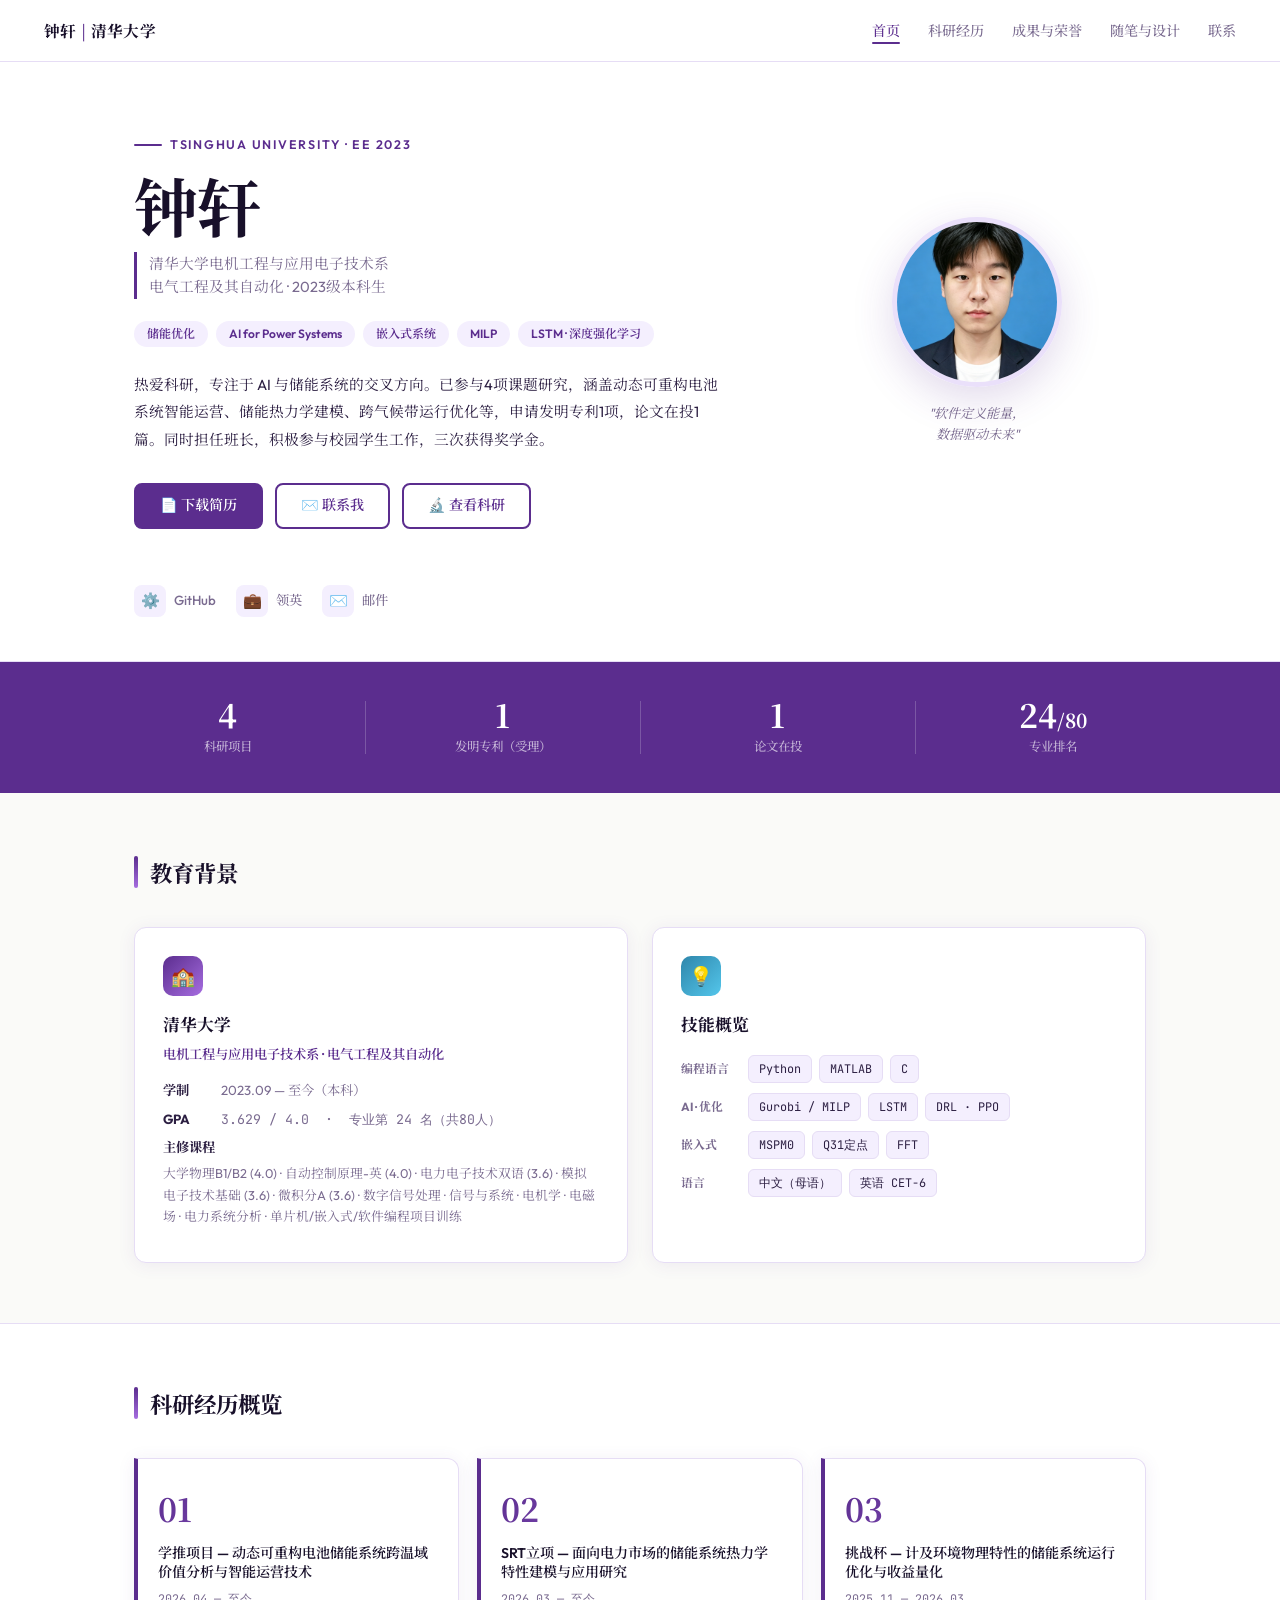
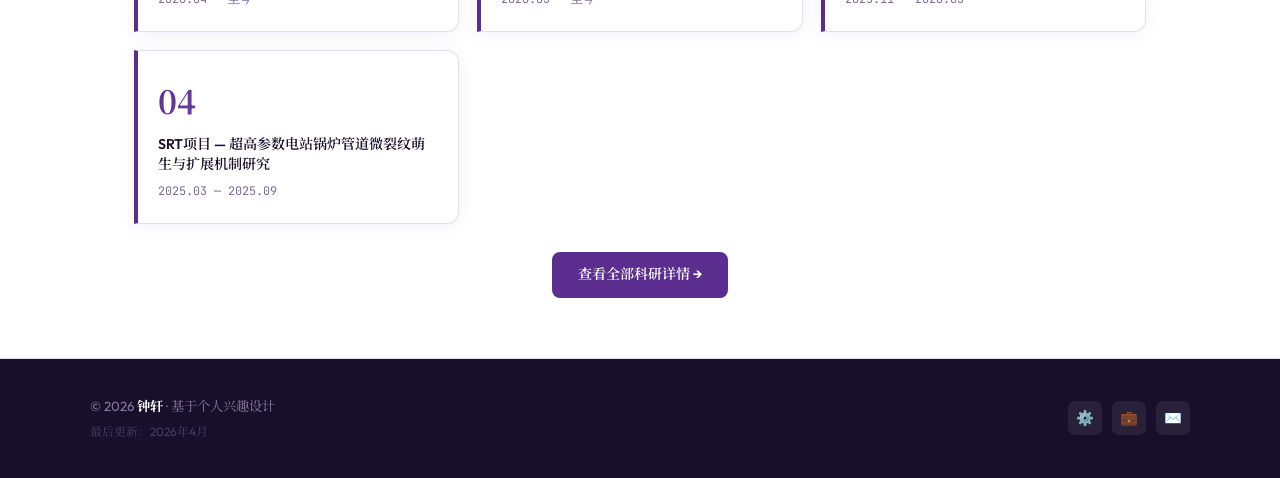
<file: index.html>
<!DOCTYPE html>
<html lang="zh-CN">
<head>
<meta charset="UTF-8">
<meta name="viewport" content="width=device-width,initial-scale=1">
<title>钟轩 | 清华大学本科生</title>
<meta name="description" content="钟轩，清华大学电机工程与应用电子技术系2023级本科生，专注AI与储能系统交叉研究。">
<link rel="stylesheet" href="style.css">
<style>
/* ── INDEX-ONLY STYLES ── */
.hero{
  background:var(--card);
  border-bottom:1px solid var(--border);
}
.hero-inner{
  max-width:1100px;margin:0 auto;padding:72px 44px 56px;
  display:grid;grid-template-columns:58% 42%;gap:44px;align-items:center;
}
.hero-eyebrow{
  font-size:.78rem;font-weight:600;letter-spacing:.14em;
  color:var(--P);text-transform:uppercase;margin-bottom:14px;
  display:flex;align-items:center;gap:8px;
}
.hero-eyebrow::before{content:'';display:block;width:28px;height:2px;background:var(--P);border-radius:2px}
.hero-name{
  font-family:'Noto Serif SC',serif;
  font-size:clamp(2.8rem,5vw,4rem);
  font-weight:700;color:var(--dark);
  line-height:1.1;margin-bottom:12px;
  letter-spacing:-.01em;
}
.hero-sub{
  font-size:.92rem;color:var(--muted);margin-bottom:22px;
  line-height:1.6;border-left:3px solid var(--P);
  padding-left:12px;
}
.tags{display:flex;flex-wrap:wrap;gap:8px;margin-bottom:24px}
.hero-bio{
  font-size:.92rem;color:var(--txt);line-height:1.85;
  margin-bottom:30px;
}
.hero-btns{display:flex;gap:12px;flex-wrap:wrap}

.hero-right{text-align:center}
.avatar-wrap{
  width:170px;height:170px;border-radius:50%;
  margin:0 auto 16px;
  background:linear-gradient(135deg,var(--Pp),var(--Pp2));
  border:5px solid var(--Pp2);
  box-shadow:0 12px 40px rgba(91,45,142,.18);
  display:flex;align-items:center;justify-content:center;
  font-size:4rem;
  overflow:hidden;
}
.avatar-wrap img{width:100%;height:100%;object-fit:cover}
.motto{
  font-size:.82rem;color:var(--muted);
  font-style:italic;line-height:1.6;
  max-width:200px;margin:0 auto;
}
.social-bar{
  max-width:1100px;margin:0 auto;
  padding:0 44px 44px;
  display:flex;gap:20px;flex-wrap:wrap;
}
.soc-link{
  display:flex;align-items:center;gap:8px;
  text-decoration:none;font-size:.83rem;
  color:var(--muted);font-weight:500;transition:color .2s;
}
.soc-link:hover{color:var(--P)}
.soc-icon{
  width:32px;height:32px;background:var(--Pp);
  border-radius:8px;display:flex;align-items:center;justify-content:center;
  font-size:.95rem;transition:background .2s;
}
.soc-link:hover .soc-icon{background:var(--P);color:#fff;font-size:.85rem}

/* ── STATS ROW ── */
.stats-bar{
  background:var(--P);padding:28px 44px;
}
.stats-inner{
  max-width:1100px;margin:0 auto;
  display:grid;grid-template-columns:repeat(4,1fr);gap:0;
}
.stat{text-align:center;padding:8px 0;position:relative}
.stat+.stat::before{
  content:'';position:absolute;left:0;top:15%;bottom:15%;
  width:1px;background:rgba(255,255,255,.2);
}
.stat-n{
  font-family:'Noto Serif SC',serif;
  font-size:2rem;font-weight:700;color:#fff;line-height:1;
  margin-bottom:6px;
}
.stat-l{font-size:.78rem;color:rgba(255,255,255,.65);font-weight:500}

/* ── EDU ── */
.edu-grid{display:grid;grid-template-columns:1fr 1fr;gap:24px}
.edu-card{padding:28px}
.edu-logo{
  width:40px;height:40px;border-radius:10px;
  background:linear-gradient(135deg,var(--P),var(--P3));
  display:flex;align-items:center;justify-content:center;
  font-size:1.2rem;margin-bottom:14px;
}
.edu-school{
  font-family:'Noto Serif SC',serif;
  font-size:1.05rem;font-weight:700;color:var(--dark);margin-bottom:4px;
}
.edu-dept{font-size:.83rem;color:var(--P);font-weight:600;margin-bottom:14px}
.edu-row{
  font-size:.83rem;color:var(--muted);margin-bottom:6px;
  display:flex;align-items:baseline;gap:6px;
}
.edu-row strong{color:var(--txt);min-width:52px;flex-shrink:0}
.sk-row{display:flex;gap:7px;flex-wrap:wrap;align-items:center;margin-bottom:10px}
.sk-lbl{font-size:.74rem;color:var(--muted);font-weight:700;min-width:60px}
.sk-chip{
  background:var(--Pp);color:var(--txt);
  border-radius:6px;padding:3px 10px;
  font-size:.74rem;font-family:'JetBrains Mono',monospace;
  border:1px solid var(--border);transition:border-color .2s,color .2s;
}
.sk-chip:hover{border-color:var(--P);color:var(--P)}

/* ── QUICK RESEARCH PREVIEW ── */
.preview-grid{display:grid;grid-template-columns:repeat(3,1fr);gap:18px}
.prev-card{padding:22px 20px;border-left:4px solid var(--P);border-radius:0 var(--r) var(--r) 0}
.prev-num{
  font-size:2rem;font-weight:700;color:var(--Pp2);
  font-family:'Noto Serif SC',serif;margin-bottom:8px;
  background:linear-gradient(135deg,var(--P),var(--P3));
  -webkit-background-clip:text;-webkit-text-fill-color:transparent;
}
.prev-title{font-size:.88rem;font-weight:600;color:var(--dark);margin-bottom:6px;line-height:1.4}
.prev-time{font-size:.74rem;color:var(--muted);font-family:'JetBrains Mono',monospace}

/* ── RESP ── */
@media(max-width:800px){
  .hero-inner{grid-template-columns:1fr;padding:48px 20px 36px;gap:28px}
  .hero-right{order:-1}
  .social-bar{padding:0 20px 32px}
  .stats-bar{padding:20px}
  .stats-inner{grid-template-columns:repeat(2,1fr);gap:16px}
  .stat+.stat::before{display:none}
  .edu-grid{grid-template-columns:1fr}
  .preview-grid{grid-template-columns:1fr}
}
</style>
</head>
<body>

<nav id="nav">
  <a class="nav-logo" href="index.html">钟轩 <em>|</em> 清华大学</a>
  <ul class="nav-links">
    <li><a href="index.html">首页</a></li>
    <li><a href="projects.html">科研经历</a></li>
    <li><a href="awards.html">成果与荣誉</a></li>
    <li><a href="blog.html">随笔与设计</a></li>
    <li><a href="contact.html">联系</a></li>
  </ul>
  <button class="hamburger" id="hb"><span></span><span></span><span></span></button>
</nav>

<div class="mob-menu" id="mm">
  <a href="index.html">首页</a>
  <a href="projects.html">科研经历</a>
  <a href="awards.html">成果与荣誉</a>
  <a href="blog.html">随笔与设计</a>
  <a href="contact.html">联系</a>
</div>

<div class="page">

<!-- HERO -->
<div class="hero">
  <div class="hero-inner">
    <div class="fi">
      <div class="hero-eyebrow">Tsinghua University · EE 2023</div>
      <h1 class="hero-name">钟轩</h1>
      <p class="hero-sub">
        清华大学电机工程与应用电子技术系<br>
        电气工程及其自动化 · 2023级本科生
      </p>
      <div class="tags">
        <span class="tag">储能优化</span>
        <span class="tag">AI for Power Systems</span>
        <span class="tag">嵌入式系统</span>
        <span class="tag">MILP</span>
        <span class="tag">LSTM · 深度强化学习</span>
      </div>
      <p class="hero-bio">
        热爱科研，专注于 AI 与储能系统的交叉方向。已参与4项课题研究，涵盖动态可重构电池系统智能运营、储能热力学建模、跨气候带运行优化等，申请发明专利1项，论文在投1篇。同时担任班长，积极参与校园学生工作，三次获得奖学金。
      </p>
      <div class="hero-btns">
        <a href="钟轩简历v7.pdf" class="btn btn-p" download>📄 下载简历</a>
        <a href="contact.html" class="btn btn-o">✉️ 联系我</a>
        <a href="projects.html" class="btn btn-o">🔬 查看科研</a>
      </div>
    </div>
    <div class="hero-right fi" style="transition-delay:.15s">
      <div class="avatar-wrap">
        <img src="my-photo.png" alt="钟轩的照片">
      </div>
      <p class="motto">"软件定义能量，<br>数据驱动未来"</p>
    </div>
  </div>
  <div class="social-bar">
    <a href="#" class="soc-link"><div class="soc-icon">⚙️</div>GitHub</a>
    <a href="#" class="soc-link"><div class="soc-icon">💼</div>领英</a>
    <a href="mailto:zhong-x23@mails.tsinghua.edu.cn" class="soc-link"><div class="soc-icon">✉️</div>邮件</a>
  </div>
</div>

<!-- STATS -->
<div class="stats-bar">
  <div class="stats-inner">
    <div class="stat">
      <div class="stat-n">4</div>
      <div class="stat-l">科研项目</div>
    </div>
    <div class="stat">
      <div class="stat-n">1</div>
      <div class="stat-l">发明专利（受理）</div>
    </div>
    <div class="stat">
      <div class="stat-n">1</div>
      <div class="stat-l">论文在投</div>
    </div>
    <div class="stat">
      <div class="stat-n">24<span style="font-size:1.2rem">/80</span></div>
      <div class="stat-l">专业排名</div>
    </div>
  </div>
</div>

<!-- EDU -->
<div style="background:var(--bg);border-bottom:1px solid var(--border)">
  <div class="wrap">
    <section class="sec fi">
      <h2 class="sec-title">教育背景</h2>
      <div class="edu-grid">
        <div class="card edu-card">
          <div class="edu-logo">🏫</div>
          <div class="edu-school">清华大学</div>
          <div class="edu-dept">电机工程与应用电子技术系 · 电气工程及其自动化</div>
          <div class="edu-row"><strong>学制</strong>2023.09 — 至今（本科）</div>
          <div class="edu-row"><strong>GPA</strong><span class="mono">3.629 / 4.0 &nbsp;·&nbsp; 专业第 24 名（共80人）</span></div>
          <div class="edu-row" style="flex-direction:column;gap:4px">
            <strong>主修课程</strong>
            <span style="font-size:.8rem;line-height:1.7">
              大学物理B1/B2 (4.0) · 自动控制原理-英 (4.0) · 电力电子技术双语 (3.6) · 
              模拟电子技术基础 (3.6) · 微积分A (3.6) · 数字信号处理 · 
              信号与系统 · 电机学 · 电磁场 · 电力系统分析 · 
              单片机/嵌入式/软件编程项目训练
            </span>
          </div>
        </div>
        <div class="card edu-card">
          <div class="edu-logo" style="background:linear-gradient(135deg,#2E86AB,#54C6EB)">💡</div>
          <div class="edu-school" style="margin-bottom:16px">技能概览</div>
          <div class="sk-row">
            <span class="sk-lbl">编程语言</span>
            <span class="sk-chip">Python</span>
            <span class="sk-chip">MATLAB</span>
            <span class="sk-chip">C</span>
          </div>
          <div class="sk-row">
            <span class="sk-lbl">AI · 优化</span>
            <span class="sk-chip">Gurobi / MILP</span>
            <span class="sk-chip">LSTM</span>
            <span class="sk-chip">DRL · PPO</span>
          </div>
          <div class="sk-row">
            <span class="sk-lbl">嵌入式</span>
            <span class="sk-chip">MSPM0</span>
            <span class="sk-chip">Q31定点</span>
            <span class="sk-chip">FFT</span>
          </div>
          <div class="sk-row">
            <span class="sk-lbl">语言</span>
            <span class="sk-chip">中文（母语）</span>
            <span class="sk-chip">英语 CET-6</span>
          </div>
        </div>
      </div>
    </section>
  </div>
</div>

<!-- RESEARCH PREVIEW -->
<div style="background:var(--card);border-bottom:1px solid var(--border)">
  <div class="wrap">
    <section class="sec fi">
      <h2 class="sec-title">科研经历概览</h2>
      <div class="preview-grid">
        <div class="card prev-card">
          <div class="prev-num">01</div>
          <div class="prev-title">学推项目 — 动态可重构电池储能系统跨温域价值分析与智能运营技术</div>
          <div class="prev-time">2026.04 — 至今</div>
        </div>
        <div class="card prev-card">
          <div class="prev-num">02</div>
          <div class="prev-title">SRT立项 — 面向电力市场的储能系统热力学特性建模与应用研究</div>
          <div class="prev-time">2026.03 — 至今</div>
        </div>
        <div class="card prev-card">
          <div class="prev-num">03</div>
          <div class="prev-title">挑战杯 — 计及环境物理特性的储能系统运行优化与收益量化</div>
          <div class="prev-time">2025.11 — 2026.03</div>
        </div>
        <div class="card prev-card">
          <div class="prev-num">04</div>
          <div class="prev-title">SRT项目 — 超高参数电站锅炉管道微裂纹萌生与扩展机制研究</div>
          <div class="prev-time">2025.03 — 2025.09</div>
        </div>
      </div>
      <div style="text-align:center;margin-top:28px">
        <a href="projects.html" class="btn btn-p">查看全部科研详情 →</a>
      </div>
    </section>
  </div>
</div>

</div><!-- /page -->

<footer>
  <div class="foot-inner">
    <div>
      <div class="foot-copy">© 2026 <strong>钟轩</strong> · 基于个人兴趣设计</div>
      <div class="foot-update">最后更新：2026年4月</div>
    </div>
    <div class="foot-links">
      <a href="#" title="GitHub">⚙️</a>
      <a href="#" title="领英">💼</a>
      <a href="mailto:zhong-x23@mails.tsinghua.edu.cn" title="Email">✉️</a>
    </div>
  </div>
</footer>

<script src="nav.js"></script>
</body>
</html>
</file>
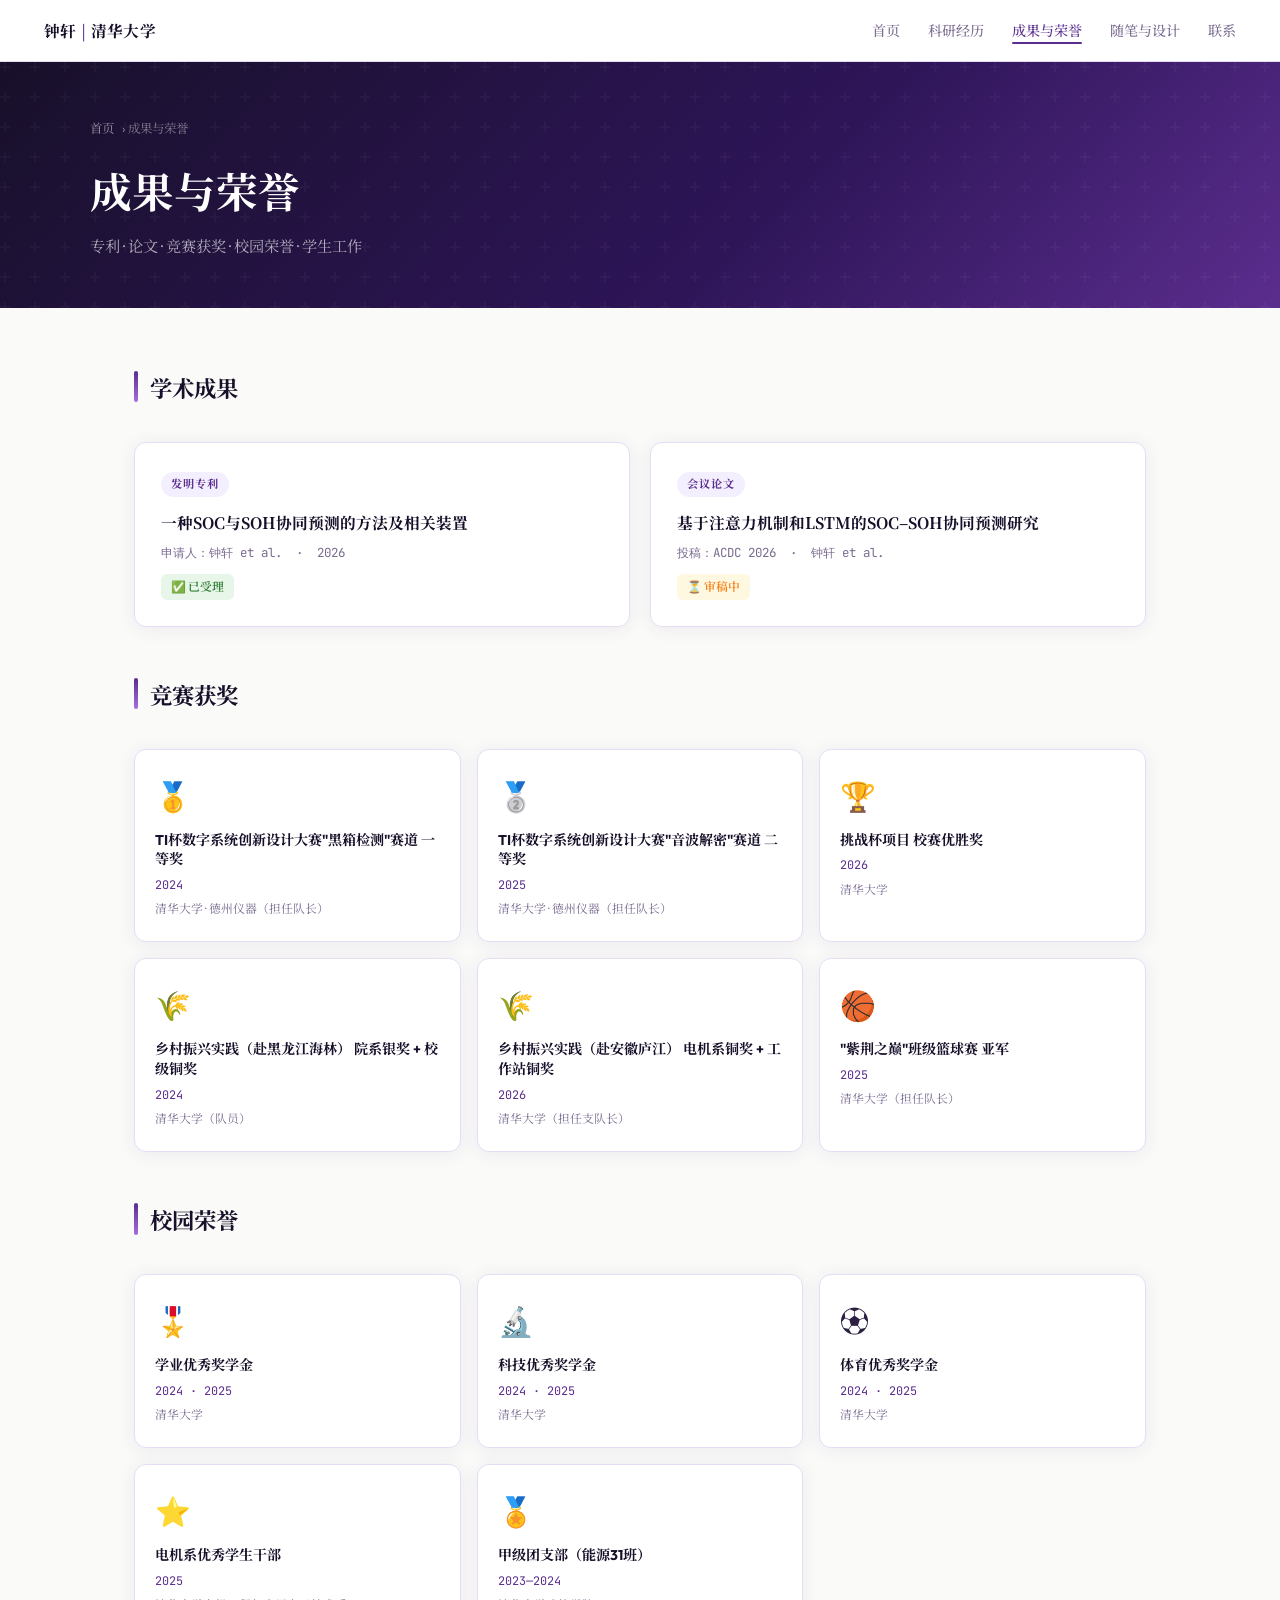
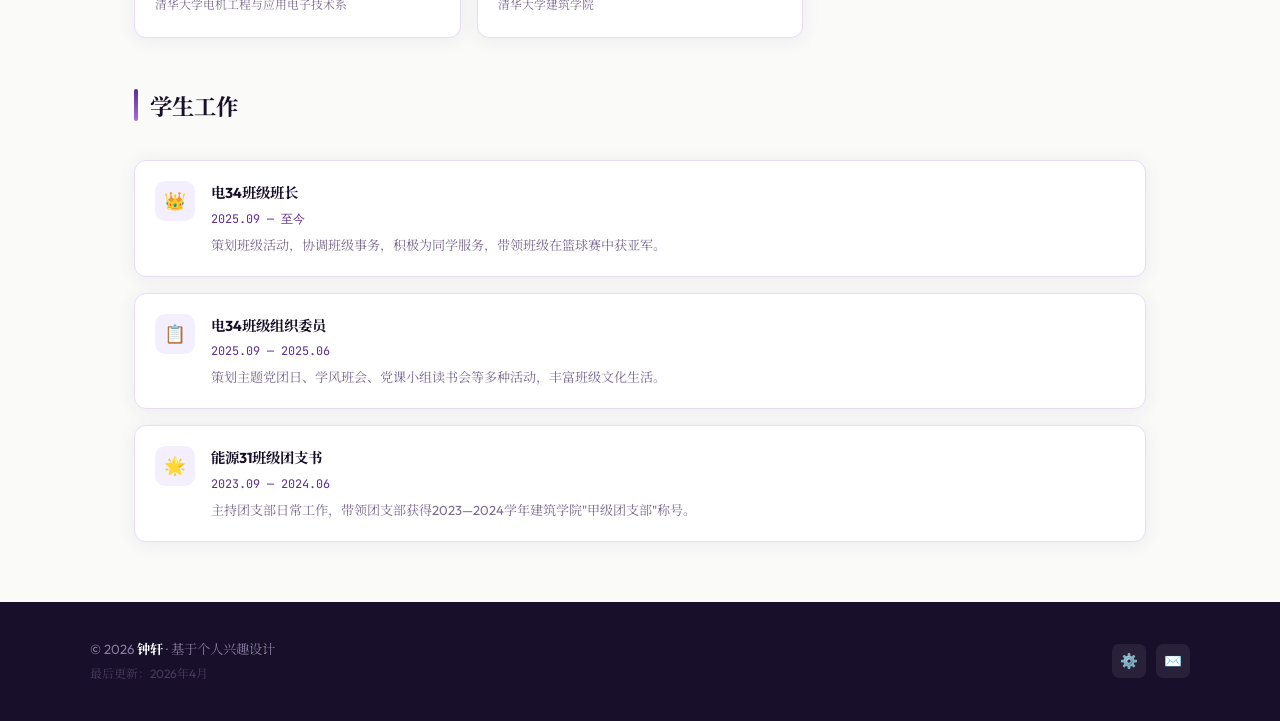
<file: awards.html>
<!DOCTYPE html>
<html lang="zh-CN">
<head>
<meta charset="UTF-8">
<meta name="viewport" content="width=device-width,initial-scale=1">
<title>成果与荣誉 | 钟轩</title>
<link rel="stylesheet" href="style.css">
<style>
/* ── PUB ── */
.pub-grid{display:grid;grid-template-columns:1fr 1fr;gap:20px;margin-bottom:48px}
.pub-card{padding:26px}
.pub-type{
  font-size:.7rem;font-weight:700;text-transform:uppercase;
  letter-spacing:.1em;color:var(--P);
  background:var(--Pp);padding:3px 10px;border-radius:20px;
  display:inline-block;margin-bottom:14px;
}
.pub-title{
  font-family:'Noto Serif SC',serif;
  font-size:.98rem;font-weight:700;color:var(--dark);
  line-height:1.5;margin-bottom:8px;
}
.pub-meta{font-size:.78rem;color:var(--muted);font-family:'JetBrains Mono',monospace}
.pub-status{
  display:inline-block;margin-top:10px;
  font-size:.74rem;font-weight:600;
  padding:3px 10px;border-radius:6px;
}
.st-review{background:#FFF8E1;color:#F57F17}
.st-granted{background:#E8F5E9;color:#2E7D32}

/* ── AWARDS ── */
.award-grid{display:grid;grid-template-columns:repeat(3,1fr);gap:16px}
.aw-card{padding:22px 20px}
.aw-icon{font-size:1.8rem;margin-bottom:10px}
.aw-name{font-weight:700;color:var(--dark);font-size:.88rem;margin-bottom:5px;line-height:1.4}
.aw-year{font-size:.74rem;color:var(--P);font-family:'JetBrains Mono',monospace;margin-bottom:4px}
.aw-org{font-size:.74rem;color:var(--muted)}

/* ── CAMPUS ── */
.campus-list{display:flex;flex-direction:column;gap:16px}
.campus-item{
  display:flex;gap:16px;align-items:flex-start;
  padding:20px;background:var(--card);border:1px solid var(--border);
  border-radius:var(--r);box-shadow:var(--sh);
  transition:transform .2s;
}
.campus-item:hover{transform:translateY(-2px)}
.campus-icon{
  width:40px;height:40px;border-radius:10px;
  background:var(--Pp);display:flex;align-items:center;justify-content:center;
  font-size:1.1rem;flex-shrink:0;
}
.campus-body{}
.campus-role{font-weight:700;color:var(--dark);font-size:.9rem;margin-bottom:3px}
.campus-time{font-size:.74rem;color:var(--P);font-family:'JetBrains Mono',monospace;margin-bottom:6px}
.campus-desc{font-size:.82rem;color:var(--muted);line-height:1.6}

@media(max-width:700px){
  .pub-grid{grid-template-columns:1fr}
  .award-grid{grid-template-columns:1fr 1fr}
}
@media(max-width:480px){
  .award-grid{grid-template-columns:1fr}
}
</style>
</head>
<body>

<nav id="nav">
  <a class="nav-logo" href="index.html">钟轩 <em>|</em> 清华大学</a>
  <ul class="nav-links">
    <li><a href="index.html">首页</a></li>
    <li><a href="projects.html">科研经历</a></li>
    <li><a href="awards.html">成果与荣誉</a></li>
    <li><a href="blog.html">随笔与设计</a></li>
    <li><a href="contact.html">联系</a></li>
  </ul>
  <button class="hamburger" id="hb"><span></span><span></span><span></span></button>
</nav>
<div class="mob-menu" id="mm">
  <a href="index.html">首页</a>
  <a href="projects.html">科研经历</a>
  <a href="awards.html">成果与荣誉</a>
  <a href="blog.html">随笔与设计</a>
  <a href="contact.html">联系</a>
</div>

<div class="page">

<div class="page-banner">
  <div class="page-banner-inner">
    <div class="breadcrumb"><a href="index.html">首页</a> › 成果与荣誉</div>
    <h1>成果与荣誉</h1>
    <p>专利 · 论文 · 竞赛获奖 · 校园荣誉 · 学生工作</p>
  </div>
</div>

<div style="background:var(--bg)">
<div class="wrap">
<section class="sec fi">
  <h2 class="sec-title">学术成果</h2>
  <div class="pub-grid">
    <div class="card pub-card">
      <span class="pub-type">发明专利</span>
      <div class="pub-title">一种SOC与SOH协同预测的方法及相关装置</div>
      <div class="pub-meta">申请人：钟轩 et al. &nbsp;·&nbsp; 2026</div>
      <span class="pub-status st-granted">✅ 已受理</span>
    </div>
    <div class="card pub-card">
      <span class="pub-type">会议论文</span>
      <div class="pub-title">基于注意力机制和LSTM的SOC–SOH协同预测研究</div>
      <div class="pub-meta">投稿：ACDC 2026 &nbsp;·&nbsp; 钟轩 et al.</div>
      <span class="pub-status st-review">⏳ 审稿中</span>
    </div>
  </div>

  <h2 class="sec-title">竞赛获奖</h2>
  <div class="award-grid" style="margin-bottom:48px">
    <div class="card aw-card">
      <div class="aw-icon">🥇</div>
      <div class="aw-name">TI杯数字系统创新设计大赛"黑箱检测"赛道 一等奖</div>
      <div class="aw-year">2024</div>
      <div class="aw-org">清华大学 · 德州仪器（担任队长）</div>
    </div>
    <div class="card aw-card">
      <div class="aw-icon">🥈</div>
      <div class="aw-name">TI杯数字系统创新设计大赛"音波解密"赛道 二等奖</div>
      <div class="aw-year">2025</div>
      <div class="aw-org">清华大学 · 德州仪器（担任队长）</div>
    </div>
    <div class="card aw-card">
      <div class="aw-icon">🏆</div>
      <div class="aw-name">挑战杯项目 校赛优胜奖</div>
      <div class="aw-year">2026</div>
      <div class="aw-org">清华大学</div>
    </div>
    <div class="card aw-card">
      <div class="aw-icon">🌾</div>
      <div class="aw-name">乡村振兴实践（赴黑龙江海林） 院系银奖 + 校级铜奖</div>
      <div class="aw-year">2024</div>
      <div class="aw-org">清华大学（队员）</div>
    </div>
    <div class="card aw-card">
      <div class="aw-icon">🌾</div>
      <div class="aw-name">乡村振兴实践（赴安徽庐江） 电机系铜奖 + 工作站铜奖</div>
      <div class="aw-year">2026</div>
      <div class="aw-org">清华大学（担任支队长）</div>
    </div>
    <div class="card aw-card">
      <div class="aw-icon">🏀</div>
      <div class="aw-name">"紫荆之巅"班级篮球赛 亚军</div>
      <div class="aw-year">2025</div>
      <div class="aw-org">清华大学（担任队长）</div>
    </div>
  </div>

  <h2 class="sec-title">校园荣誉</h2>
  <div class="award-grid" style="margin-bottom:48px">
    <div class="card aw-card">
      <div class="aw-icon">🎖️</div>
      <div class="aw-name">学业优秀奖学金</div>
      <div class="aw-year">2024 · 2025</div>
      <div class="aw-org">清华大学</div>
    </div>
    <div class="card aw-card">
      <div class="aw-icon">🔬</div>
      <div class="aw-name">科技优秀奖学金</div>
      <div class="aw-year">2024 · 2025</div>
      <div class="aw-org">清华大学</div>
    </div>
    <div class="card aw-card">
      <div class="aw-icon">⚽</div>
      <div class="aw-name">体育优秀奖学金</div>
      <div class="aw-year">2024 · 2025</div>
      <div class="aw-org">清华大学</div>
    </div>
    <div class="card aw-card">
      <div class="aw-icon">⭐</div>
      <div class="aw-name">电机系优秀学生干部</div>
      <div class="aw-year">2025</div>
      <div class="aw-org">清华大学电机工程与应用电子技术系</div>
    </div>
    <div class="card aw-card">
      <div class="aw-icon">🏅</div>
      <div class="aw-name">甲级团支部（能源31班）</div>
      <div class="aw-year">2023—2024</div>
      <div class="aw-org">清华大学建筑学院</div>
    </div>
  </div>

  <h2 class="sec-title">学生工作</h2>
  <div class="campus-list">
    <div class="campus-item">
      <div class="campus-icon">👑</div>
      <div class="campus-body">
        <div class="campus-role">电34班级班长</div>
        <div class="campus-time">2025.09 — 至今</div>
        <div class="campus-desc">策划班级活动，协调班级事务，积极为同学服务，带领班级在篮球赛中获亚军。</div>
      </div>
    </div>
    <div class="campus-item">
      <div class="campus-icon">📋</div>
      <div class="campus-body">
        <div class="campus-role">电34班级组织委员</div>
        <div class="campus-time">2025.09 — 2025.06</div>
        <div class="campus-desc">策划主题党团日、学风班会、党课小组读书会等多种活动，丰富班级文化生活。</div>
      </div>
    </div>
    <div class="campus-item">
      <div class="campus-icon">🌟</div>
      <div class="campus-body">
        <div class="campus-role">能源31班级团支书</div>
        <div class="campus-time">2023.09 — 2024.06</div>
        <div class="campus-desc">主持团支部日常工作，带领团支部获得2023—2024学年建筑学院"甲级团支部"称号。</div>
      </div>
    </div>
  </div>

</section>
</div>
</div>

</div><!-- /page -->

<footer>
  <div class="foot-inner">
    <div>
      <div class="foot-copy">© 2026 <strong>钟轩</strong> · 基于个人兴趣设计</div>
      <div class="foot-update">最后更新：2026年4月</div>
    </div>
    <div class="foot-links">
      <a href="#" title="GitHub">⚙️</a>
      <a href="mailto:zhong-x23@mails.tsinghua.edu.cn" title="Email">✉️</a>
    </div>
  </div>
</footer>

<script src="nav.js"></script>
</body>
</html>
</file>
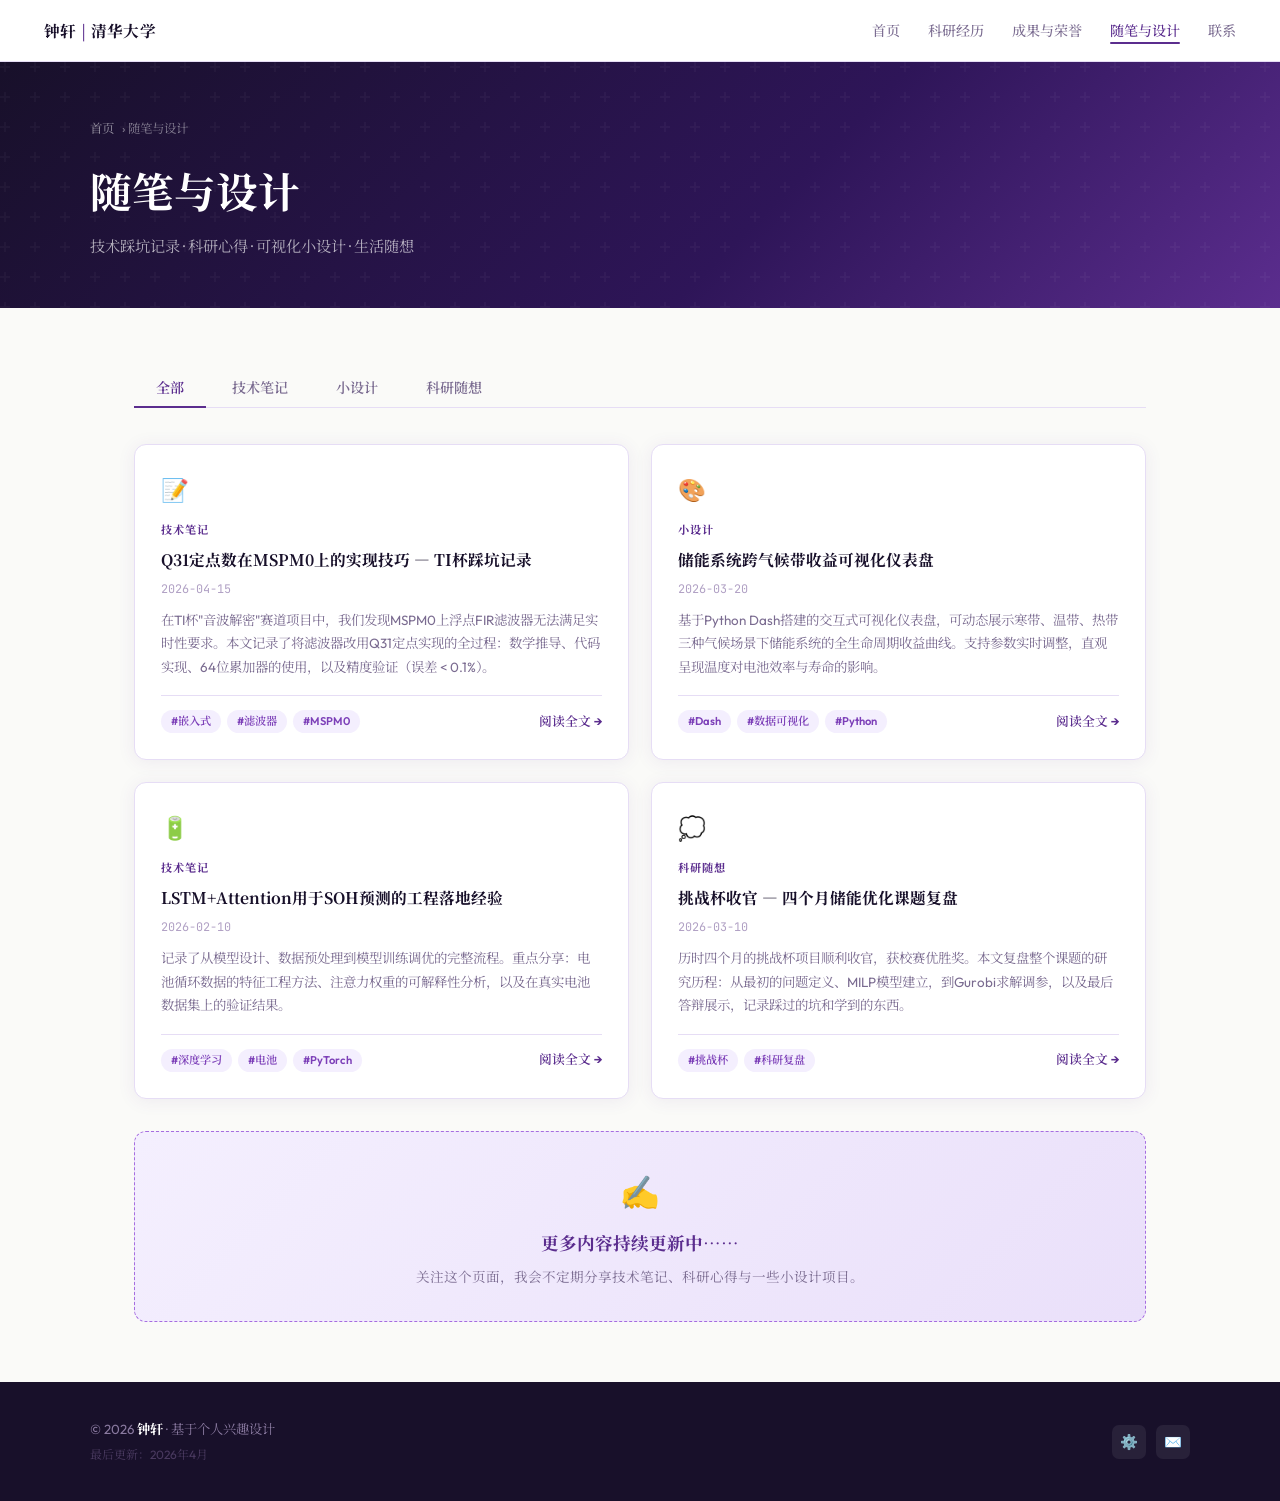
<file: blog.html>
<!DOCTYPE html>
<html lang="zh-CN">
<head>
<meta charset="UTF-8">
<meta name="viewport" content="width=device-width,initial-scale=1">
<title>随笔与设计 | 钟轩</title>
<link rel="stylesheet" href="style.css">
<style>
/* ── BLOG TABS ── */
.btabs{
  display:flex;gap:4px;
  border-bottom:1px solid var(--border);
  margin-bottom:36px;
}
.btab{
  padding:9px 22px;background:none;
  border:none;border-bottom:2px solid transparent;
  font-size:.88rem;font-weight:600;color:var(--muted);
  cursor:pointer;transition:all .2s;margin-bottom:-1px;
  font-family:inherit;
}
.btab.on{color:var(--P);border-bottom-color:var(--P)}
.btab:hover:not(.on){color:var(--txt)}

/* ── BLOG GRID ── */
.blog-grid{
  display:grid;grid-template-columns:repeat(2,1fr);
  gap:22px;
}
.blog-card{padding:26px}
.blog-emoji{font-size:1.4rem;margin-bottom:12px}
.blog-cat{
  font-size:.7rem;font-weight:700;text-transform:uppercase;
  letter-spacing:.1em;color:var(--P);margin-bottom:8px;
}
.blog-title{
  font-family:'Noto Serif SC',serif;
  font-size:.98rem;font-weight:700;color:var(--dark);
  line-height:1.45;margin-bottom:8px;
}
.blog-date{
  font-size:.74rem;color:var(--light);
  font-family:'JetBrains Mono',monospace;margin-bottom:10px;
}
.blog-excerpt{
  font-size:.84rem;color:var(--muted);
  line-height:1.75;margin-bottom:16px;
}
.blog-foot{
  display:flex;justify-content:space-between;align-items:center;
  flex-wrap:wrap;gap:8px;
  padding-top:14px;border-top:1px solid var(--border);
}
.blog-tags{display:flex;gap:6px;flex-wrap:wrap}
.blog-tag{
  font-size:.7rem;color:var(--P2);
  background:var(--Pp);border-radius:20px;
  padding:2px 10px;font-weight:600;
}
.read-more{
  font-size:.8rem;color:var(--P);font-weight:600;
  text-decoration:none;transition:letter-spacing .2s;
  display:flex;align-items:center;gap:4px;
}
.read-more:hover{letter-spacing:.02em}

/* ── EMPTY STATE ── */
.empty{
  grid-column:1/-1;text-align:center;
  padding:60px 20px;color:var(--muted);
  font-size:.9rem;
}
.empty-icon{font-size:2.5rem;margin-bottom:12px}

/* ── COMING SOON card ── */
.cs-banner{
  background:linear-gradient(135deg,var(--Pp),var(--Pp2));
  border:1px dashed var(--P3);border-radius:var(--r);
  padding:32px;text-align:center;margin-top:32px;
}
.cs-banner h3{
  font-family:'Noto Serif SC',serif;
  font-size:1.1rem;color:var(--P);margin-bottom:8px;
}
.cs-banner p{font-size:.85rem;color:var(--muted)}

@media(max-width:700px){
  .blog-grid{grid-template-columns:1fr}
}
</style>
</head>
<body>

<nav id="nav">
  <a class="nav-logo" href="index.html">钟轩 <em>|</em> 清华大学</a>
  <ul class="nav-links">
    <li><a href="index.html">首页</a></li>
    <li><a href="projects.html">科研经历</a></li>
    <li><a href="awards.html">成果与荣誉</a></li>
    <li><a href="blog.html">随笔与设计</a></li>
    <li><a href="contact.html">联系</a></li>
  </ul>
  <button class="hamburger" id="hb"><span></span><span></span><span></span></button>
</nav>
<div class="mob-menu" id="mm">
  <a href="index.html">首页</a>
  <a href="projects.html">科研经历</a>
  <a href="awards.html">成果与荣誉</a>
  <a href="blog.html">随笔与设计</a>
  <a href="contact.html">联系</a>
</div>

<div class="page">

<div class="page-banner">
  <div class="page-banner-inner">
    <div class="breadcrumb"><a href="index.html">首页</a> › 随笔与设计</div>
    <h1>随笔与设计</h1>
    <p>技术踩坑记录 · 科研心得 · 可视化小设计 · 生活随想</p>
  </div>
</div>

<div style="background:var(--bg)">
<div class="wrap">
<section class="sec fi">

  <div class="btabs">
    <button class="btab on" onclick="blogFilter('all',this)">全部</button>
    <button class="btab" onclick="blogFilter('tech',this)">技术笔记</button>
    <button class="btab" onclick="blogFilter('design',this)">小设计</button>
    <button class="btab" onclick="blogFilter('life',this)">科研随想</button>
  </div>

  <div class="blog-grid" id="blog-grid">

    <div class="card blog-card" data-cat="tech">
      <div class="blog-emoji">📝</div>
      <div class="blog-cat">技术笔记</div>
      <div class="blog-title">Q31定点数在MSPM0上的实现技巧 — TI杯踩坑记录</div>
      <div class="blog-date">2026-04-15</div>
      <p class="blog-excerpt">
        在TI杯"音波解密"赛道项目中，我们发现MSPM0上浮点FIR滤波器无法满足实时性要求。本文记录了将滤波器改用Q31定点实现的全过程：数学推导、代码实现、64位累加器的使用，以及精度验证（误差 &lt; 0.1%）。
      </p>
      <div class="blog-foot">
        <div class="blog-tags">
          <span class="blog-tag">#嵌入式</span>
          <span class="blog-tag">#滤波器</span>
          <span class="blog-tag">#MSPM0</span>
        </div>
        <a href="#" class="read-more">阅读全文 →</a>
      </div>
    </div>

    <div class="card blog-card" data-cat="design">
      <div class="blog-emoji">🎨</div>
      <div class="blog-cat">小设计</div>
      <div class="blog-title">储能系统跨气候带收益可视化仪表盘</div>
      <div class="blog-date">2026-03-20</div>
      <p class="blog-excerpt">
        基于Python Dash搭建的交互式可视化仪表盘，可动态展示寒带、温带、热带三种气候场景下储能系统的全生命周期收益曲线。支持参数实时调整，直观呈现温度对电池效率与寿命的影响。
      </p>
      <div class="blog-foot">
        <div class="blog-tags">
          <span class="blog-tag">#Dash</span>
          <span class="blog-tag">#数据可视化</span>
          <span class="blog-tag">#Python</span>
        </div>
        <a href="#" class="read-more">阅读全文 →</a>
      </div>
    </div>

    <div class="card blog-card" data-cat="tech">
      <div class="blog-emoji">🔋</div>
      <div class="blog-cat">技术笔记</div>
      <div class="blog-title">LSTM+Attention用于SOH预测的工程落地经验</div>
      <div class="blog-date">2026-02-10</div>
      <p class="blog-excerpt">
        记录了从模型设计、数据预处理到模型训练调优的完整流程。重点分享：电池循环数据的特征工程方法、注意力权重的可解释性分析，以及在真实电池数据集上的验证结果。
      </p>
      <div class="blog-foot">
        <div class="blog-tags">
          <span class="blog-tag">#深度学习</span>
          <span class="blog-tag">#电池</span>
          <span class="blog-tag">#PyTorch</span>
        </div>
        <a href="#" class="read-more">阅读全文 →</a>
      </div>
    </div>

    <div class="card blog-card" data-cat="life">
      <div class="blog-emoji">💭</div>
      <div class="blog-cat">科研随想</div>
      <div class="blog-title">挑战杯收官 — 四个月储能优化课题复盘</div>
      <div class="blog-date">2026-03-10</div>
      <p class="blog-excerpt">
        历时四个月的挑战杯项目顺利收官，获校赛优胜奖。本文复盘整个课题的研究历程：从最初的问题定义、MILP模型建立，到Gurobi求解调参，以及最后答辩展示，记录踩过的坑和学到的东西。
      </p>
      <div class="blog-foot">
        <div class="blog-tags">
          <span class="blog-tag">#挑战杯</span>
          <span class="blog-tag">#科研复盘</span>
        </div>
        <a href="#" class="read-more">阅读全文 →</a>
      </div>
    </div>

  </div><!-- /blog-grid -->

  <div class="cs-banner fi" style="transition-delay:.2s">
    <div style="font-size:2rem;margin-bottom:10px">✍️</div>
    <h3>更多内容持续更新中……</h3>
    <p>关注这个页面，我会不定期分享技术笔记、科研心得与一些小设计项目。</p>
  </div>

</section>
</div>
</div>

</div><!-- /page -->

<footer>
  <div class="foot-inner">
    <div>
      <div class="foot-copy">© 2026 <strong>钟轩</strong> · 基于个人兴趣设计</div>
      <div class="foot-update">最后更新：2026年4月</div>
    </div>
    <div class="foot-links">
      <a href="#" title="GitHub">⚙️</a>
      <a href="mailto:zhong-x23@mails.tsinghua.edu.cn" title="Email">✉️</a>
    </div>
  </div>
</footer>

<script src="nav.js"></script>
<script>
function blogFilter(cat, btn){
  document.querySelectorAll('.btab').forEach(b=>b.classList.remove('on'));
  btn.classList.add('on');
  const cards = document.querySelectorAll('.blog-card');
  let visible = 0;
  cards.forEach(c=>{
    const show = cat==='all' || c.dataset.cat===cat;
    c.style.display = show ? 'block' : 'none';
    if(show) visible++;
  });
  // show empty state
  let empty = document.getElementById('blog-empty');
  if(visible===0 && !empty){
    empty = document.createElement('div');
    empty.id='blog-empty';
    empty.className='empty';
    empty.innerHTML='<div class="empty-icon">📭</div><div>该分类暂无文章，敬请期待</div>';
    document.getElementById('blog-grid').appendChild(empty);
  } else if(visible>0 && empty){
    empty.remove();
  }
}
</script>
</body>
</html>
</file>
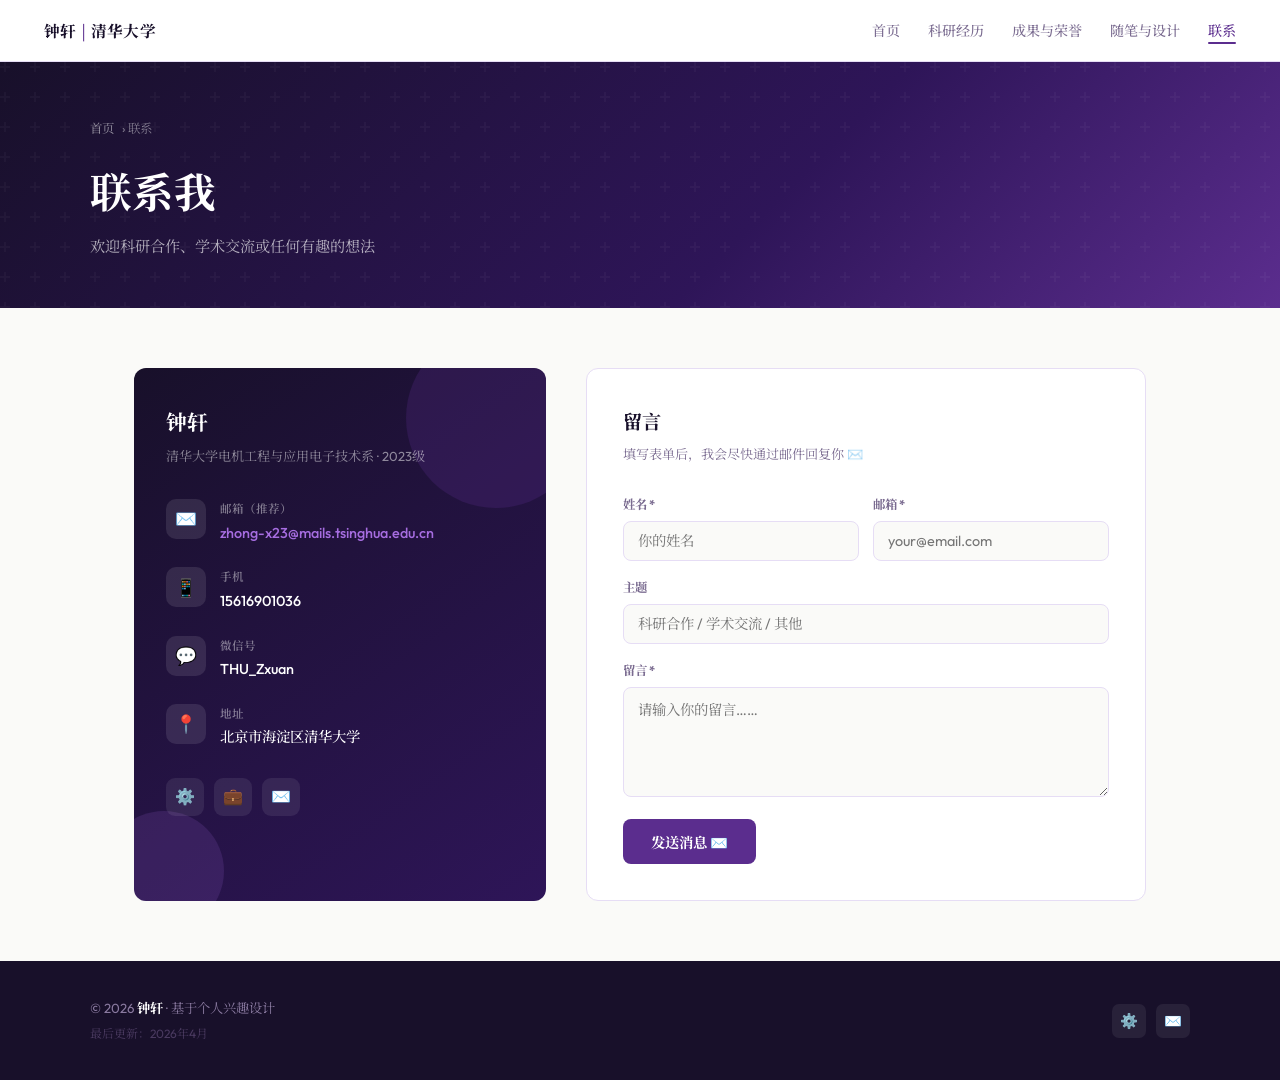
<file: contact.html>
<!DOCTYPE html>
<html lang="zh-CN">
<head>
<meta charset="UTF-8">
<meta name="viewport" content="width=device-width,initial-scale=1">
<title>联系 | 钟轩</title>
<link rel="stylesheet" href="style.css">
<style>
.contact-grid{
  display:grid;grid-template-columns:1fr 1.2fr;gap:40px;
}
.info-card{
  background:linear-gradient(145deg,var(--dark),#2E1558);
  border-radius:var(--r);padding:36px 32px;
  position:relative;overflow:hidden;
}
.info-card::before{
  content:'';position:absolute;
  right:-40px;top:-40px;width:180px;height:180px;
  background:rgba(91,45,142,.25);border-radius:50%;
}
.info-card::after{
  content:'';position:absolute;
  left:-30px;bottom:-30px;width:120px;height:120px;
  background:rgba(166,109,224,.15);border-radius:50%;
}
.info-title{
  font-family:'Noto Serif SC',serif;
  font-size:1.3rem;font-weight:700;color:#fff;
  margin-bottom:6px;position:relative;z-index:1;
}
.info-sub{
  font-size:.82rem;color:rgba(255,255,255,.5);
  margin-bottom:32px;position:relative;z-index:1;
}
.ci{
  display:flex;gap:14px;align-items:flex-start;
  margin-bottom:22px;position:relative;z-index:1;
}
.ci-icon{
  width:40px;height:40px;border-radius:10px;
  background:rgba(255,255,255,.1);
  display:flex;align-items:center;justify-content:center;
  font-size:1.1rem;flex-shrink:0;
}
.ci-lbl{font-size:.72rem;color:rgba(255,255,255,.45);font-weight:600;margin-bottom:2px}
.ci-val{font-size:.9rem;color:#fff;font-weight:500}
.ci-val a{color:var(--P3);text-decoration:none}
.ci-val a:hover{color:#fff}

.soc-row{
  display:flex;gap:10px;margin-top:28px;
  position:relative;z-index:1;
}
.soc-btn{
  width:38px;height:38px;border-radius:9px;
  background:rgba(255,255,255,.08);
  display:flex;align-items:center;justify-content:center;
  font-size:1rem;text-decoration:none;
  transition:background .2s;
}
.soc-btn:hover{background:var(--P)}

/* form */
.form-wrap{background:var(--card);border:1px solid var(--border);border-radius:var(--r);padding:36px}
.form-title{
  font-family:'Noto Serif SC',serif;
  font-size:1.2rem;font-weight:700;color:var(--dark);margin-bottom:6px;
}
.form-hint{font-size:.82rem;color:var(--muted);margin-bottom:28px}
.fg{display:flex;flex-direction:column;gap:6px;margin-bottom:16px}
.fl{font-size:.78rem;font-weight:700;color:var(--muted)}
.fi2{
  padding:10px 14px;border:1.5px solid var(--border);
  border-radius:8px;font-size:.9rem;font-family:inherit;
  color:var(--txt);background:var(--bg);
  transition:border-color .2s;outline:none;
}
.fi2:focus{border-color:var(--P);background:#fff}
textarea.fi2{resize:vertical;min-height:110px}
.row2{display:grid;grid-template-columns:1fr 1fr;gap:14px}
.fsub{
  background:var(--P);color:#fff;border:none;
  border-radius:8px;padding:12px 28px;
  font-size:.9rem;font-weight:700;cursor:pointer;
  font-family:inherit;transition:background .2s,transform .2s;
  margin-top:6px;
}
.fsub:hover{background:var(--P2);transform:translateY(-1px)}

.toast{
  display:none;background:#E8F5E9;color:#2E7D32;
  border-radius:8px;padding:12px 18px;margin-top:14px;
  font-size:.88rem;font-weight:600;align-items:center;gap:8px;
}
.toast.show{display:flex}

@media(max-width:800px){
  .contact-grid{grid-template-columns:1fr}
  .row2{grid-template-columns:1fr}
}
</style>
</head>
<body>

<nav id="nav">
  <a class="nav-logo" href="index.html">钟轩 <em>|</em> 清华大学</a>
  <ul class="nav-links">
    <li><a href="index.html">首页</a></li>
    <li><a href="projects.html">科研经历</a></li>
    <li><a href="awards.html">成果与荣誉</a></li>
    <li><a href="blog.html">随笔与设计</a></li>
    <li><a href="contact.html">联系</a></li>
  </ul>
  <button class="hamburger" id="hb"><span></span><span></span><span></span></button>
</nav>
<div class="mob-menu" id="mm">
  <a href="index.html">首页</a>
  <a href="projects.html">科研经历</a>
  <a href="awards.html">成果与荣誉</a>
  <a href="blog.html">随笔与设计</a>
  <a href="contact.html">联系</a>
</div>

<div class="page">

<div class="page-banner">
  <div class="page-banner-inner">
    <div class="breadcrumb"><a href="index.html">首页</a> › 联系</div>
    <h1>联系我</h1>
    <p>欢迎科研合作、学术交流或任何有趣的想法</p>
  </div>
</div>

<div style="background:var(--bg)">
<div class="wrap">
<section class="sec fi">

  <div class="contact-grid">

    <!-- INFO -->
    <div class="info-card">
      <div class="info-title">钟轩</div>
      <div class="info-sub">清华大学电机工程与应用电子技术系 · 2023级</div>

      <div class="ci">
        <div class="ci-icon">✉️</div>
        <div>
          <div class="ci-lbl">邮箱（推荐）</div>
          <div class="ci-val"><a href="mailto:zhong-x23@mails.tsinghua.edu.cn">zhong-x23@mails.tsinghua.edu.cn</a></div>
        </div>
      </div>
      <div class="ci">
        <div class="ci-icon">📱</div>
        <div>
          <div class="ci-lbl">手机</div>
          <div class="ci-val">15616901036</div>
        </div>
      </div>
      <div class="ci">
        <div class="ci-icon">💬</div>
        <div>
          <div class="ci-lbl">微信号</div>
          <div class="ci-val">THU_Zxuan</div>
        </div>
      </div>
      <div class="ci">
        <div class="ci-icon">📍</div>
        <div>
          <div class="ci-lbl">地址</div>
          <div class="ci-val">北京市海淀区清华大学</div>
        </div>
      </div>

      <div class="soc-row">
        <a href="#" class="soc-btn" title="GitHub">⚙️</a>
        <a href="#" class="soc-btn" title="领英">💼</a>
        <a href="mailto:zhong-x23@mails.tsinghua.edu.cn" class="soc-btn" title="Email">✉️</a>
      </div>
    </div>

    <!-- FORM -->
    <div class="form-wrap">
      <div class="form-title">留言</div>
      <div class="form-hint">填写表单后，我会尽快通过邮件回复你 ✉️</div>
      <form id="cf" onsubmit="submitForm(event)">
        <div class="row2">
          <div class="fg">
            <label class="fl">姓名 *</label>
            <input class="fi2" type="text" required placeholder="你的姓名">
          </div>
          <div class="fg">
            <label class="fl">邮箱 *</label>
            <input class="fi2" type="email" required placeholder="your@email.com">
          </div>
        </div>
        <div class="fg">
          <label class="fl">主题</label>
          <input class="fi2" type="text" placeholder="科研合作 / 学术交流 / 其他">
        </div>
        <div class="fg">
          <label class="fl">留言 *</label>
          <textarea class="fi2" required placeholder="请输入你的留言……"></textarea>
        </div>
        <button type="submit" class="fsub">发送消息 ✉️</button>
        <div class="toast" id="toast">✅ 消息已发送！感谢你的留言，我会尽快回复。</div>
      </form>
    </div>

  </div>

</section>
</div>
</div>

</div>

<footer>
  <div class="foot-inner">
    <div>
      <div class="foot-copy">© 2026 <strong>钟轩</strong> · 基于个人兴趣设计</div>
      <div class="foot-update">最后更新：2026年4月</div>
    </div>
    <div class="foot-links">
      <a href="#" title="GitHub">⚙️</a>
      <a href="mailto:zhong-x23@mails.tsinghua.edu.cn" title="Email">✉️</a>
    </div>
  </div>
</footer>

<script src="nav.js"></script>
<script>
function submitForm(e){
  e.preventDefault();
  const toast = document.getElementById('toast');
  toast.classList.add('show');
  document.getElementById('cf').reset();
  setTimeout(()=> toast.classList.remove('show'), 5000);
}
</script>
</body>
</html>
</file>
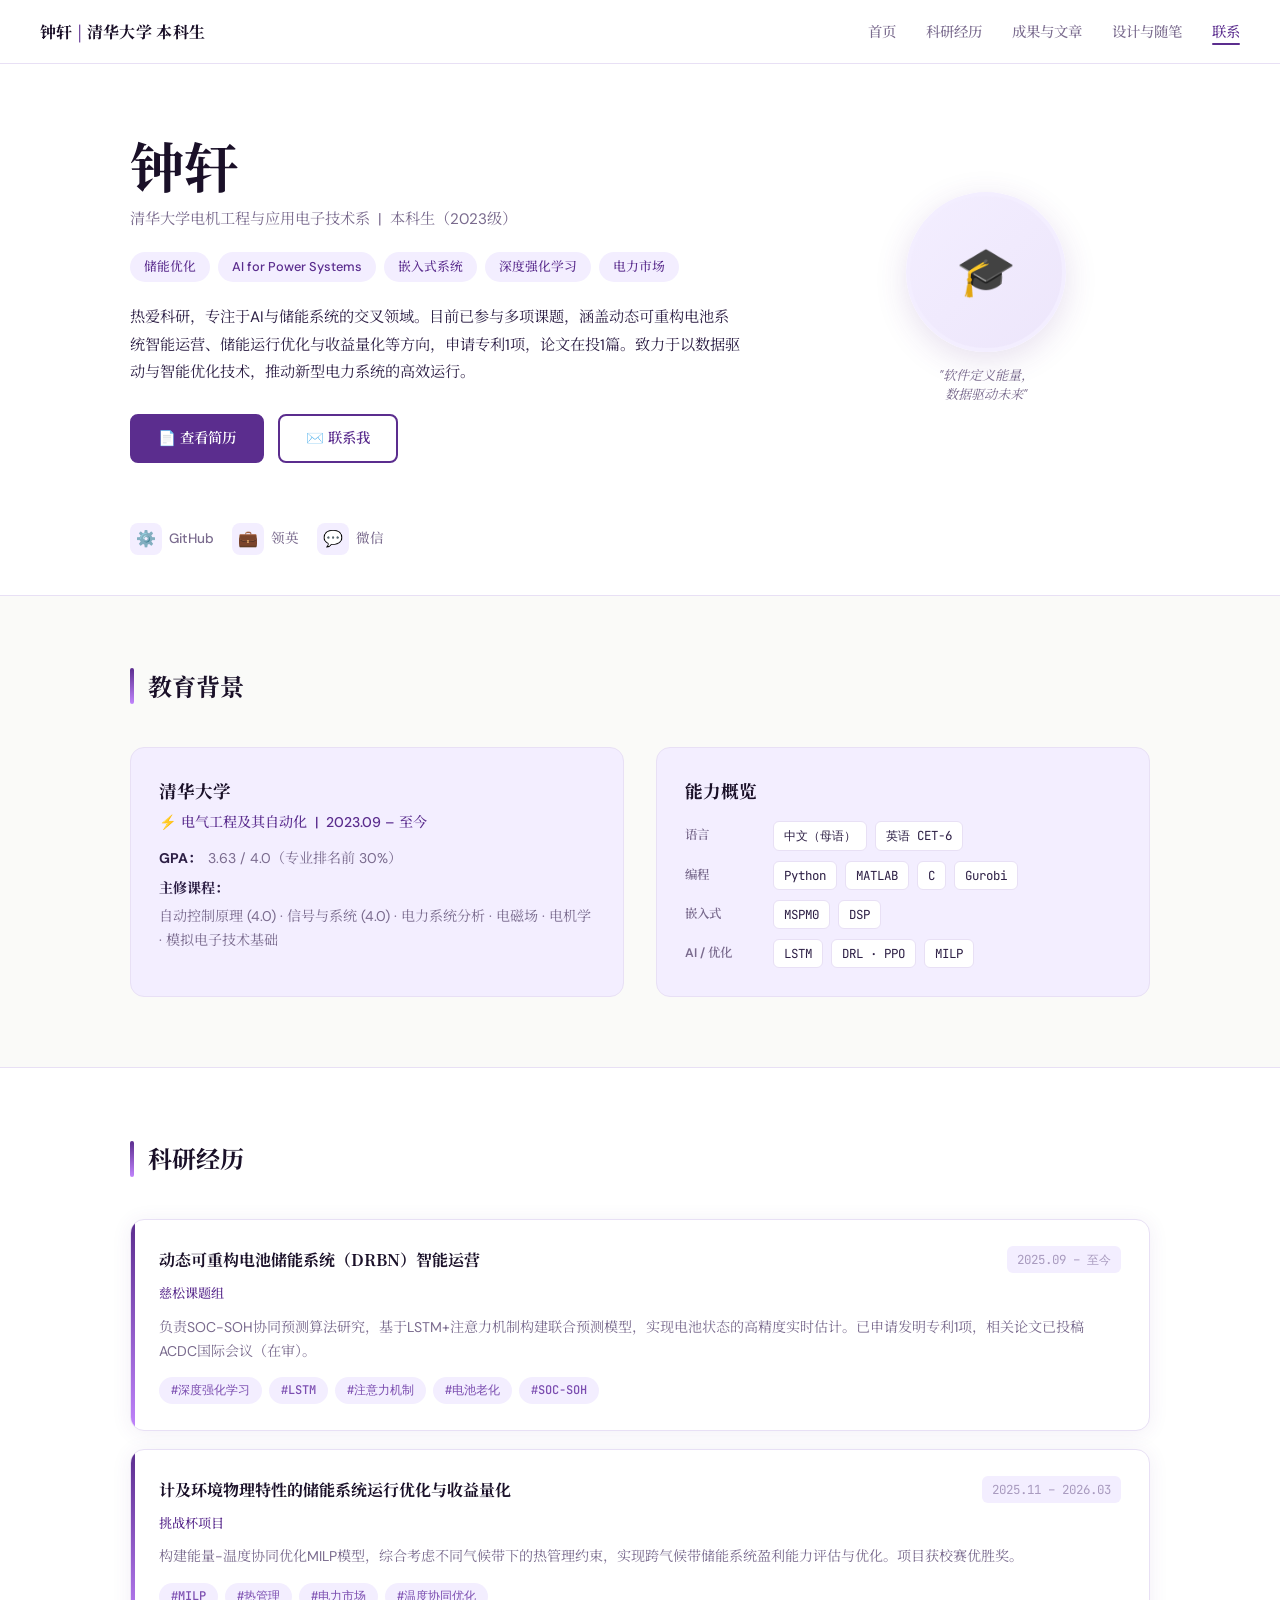
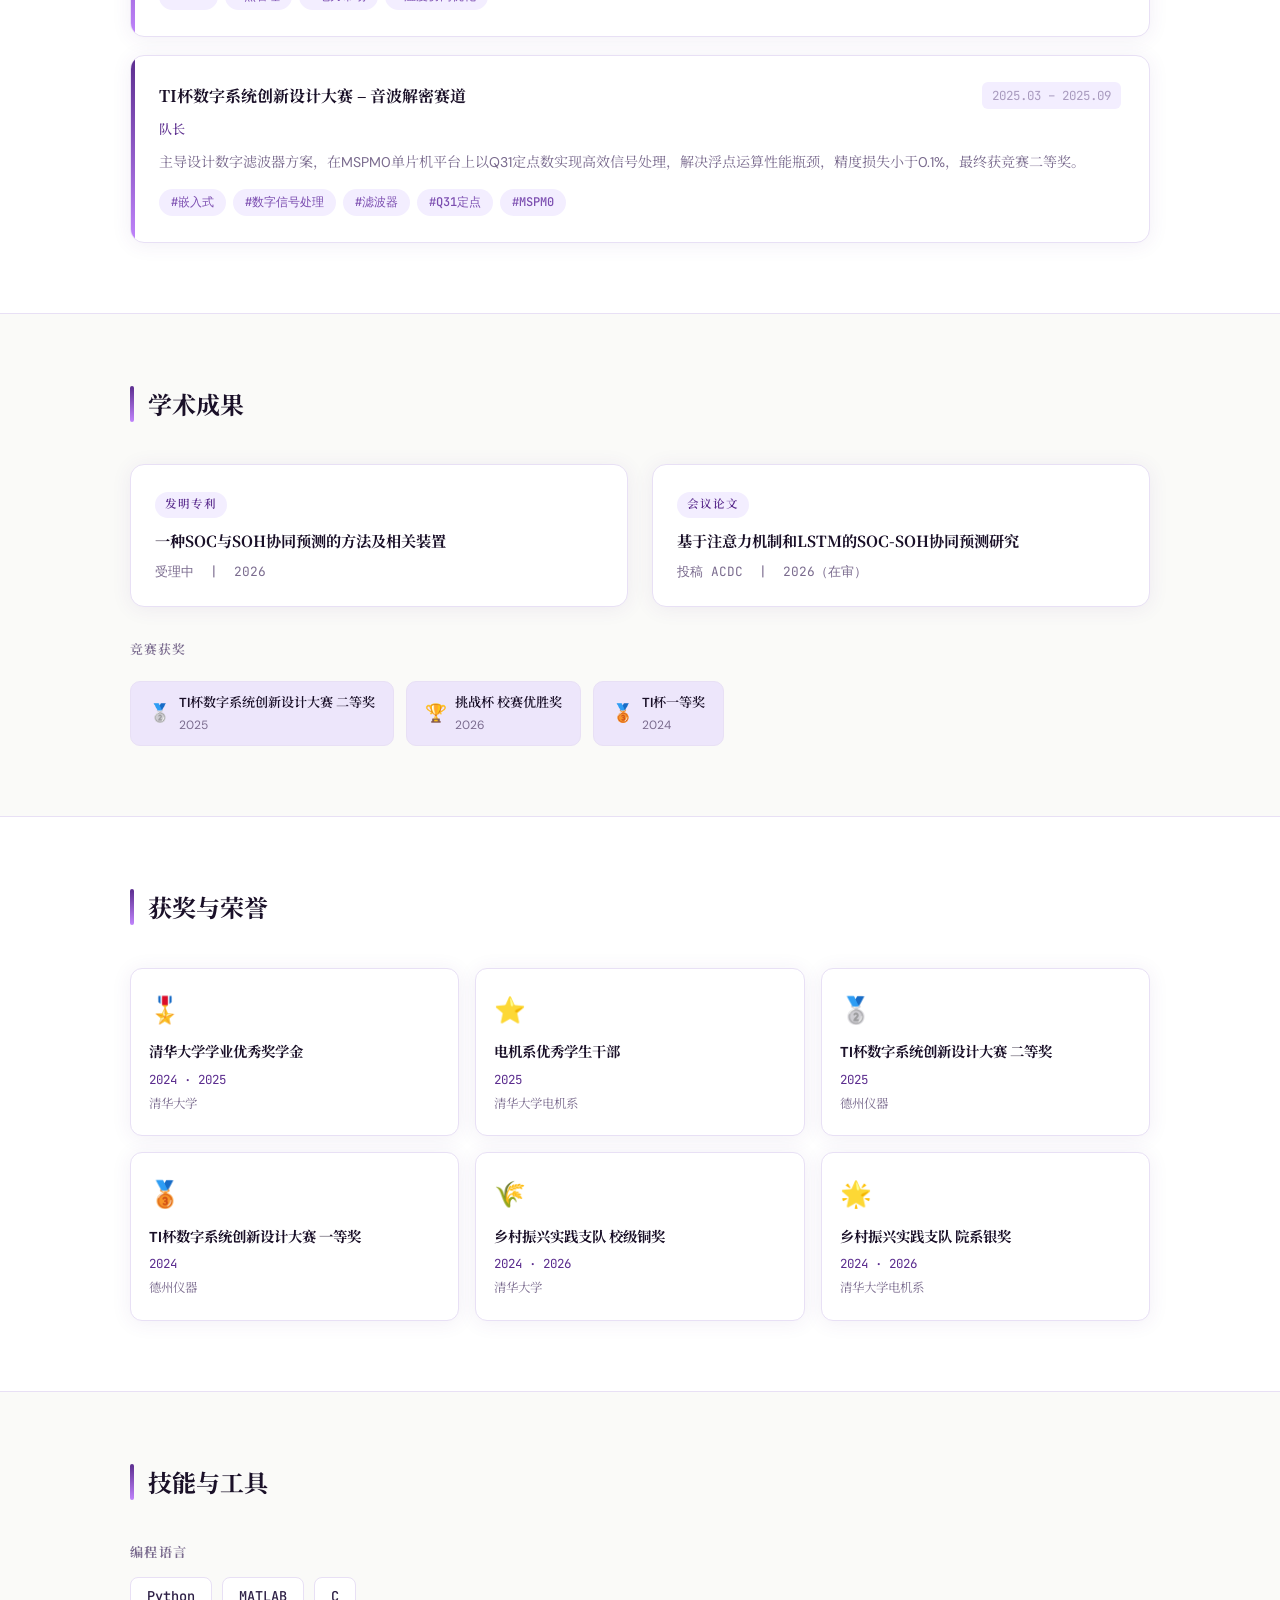
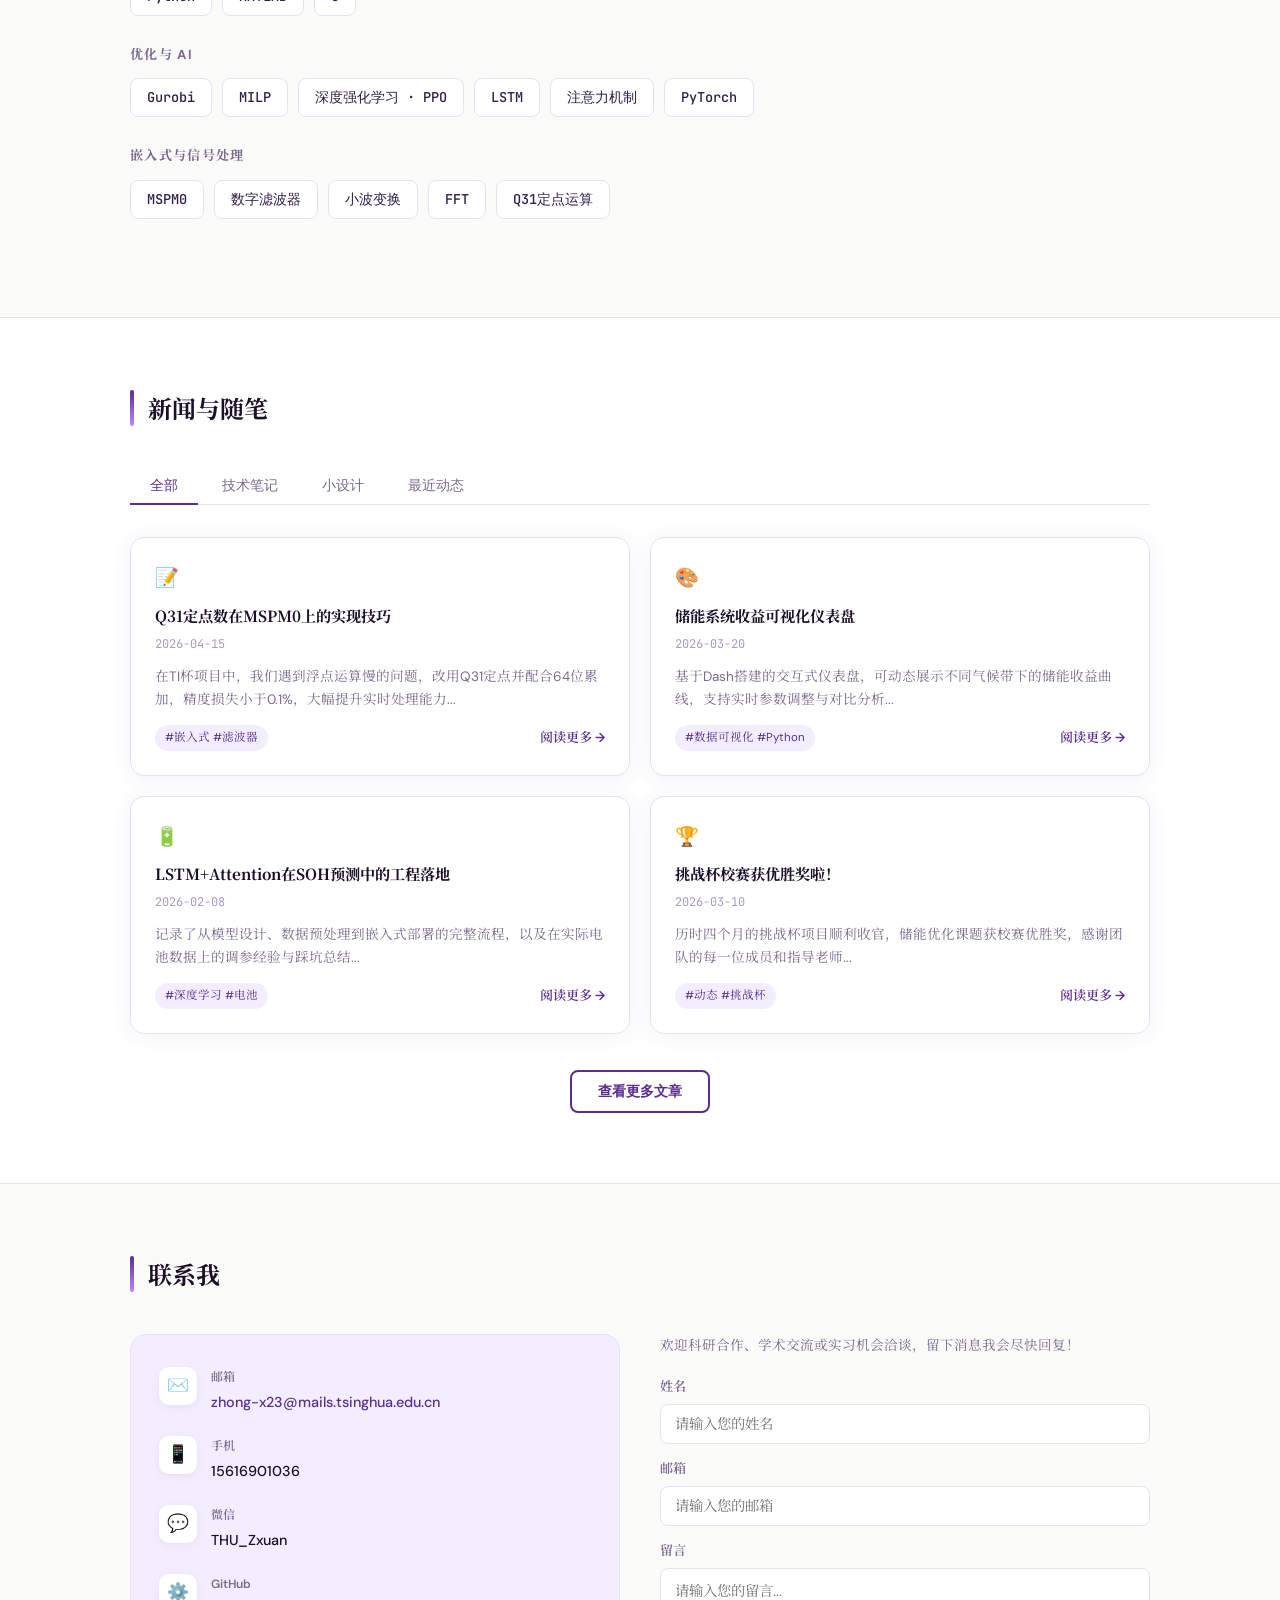
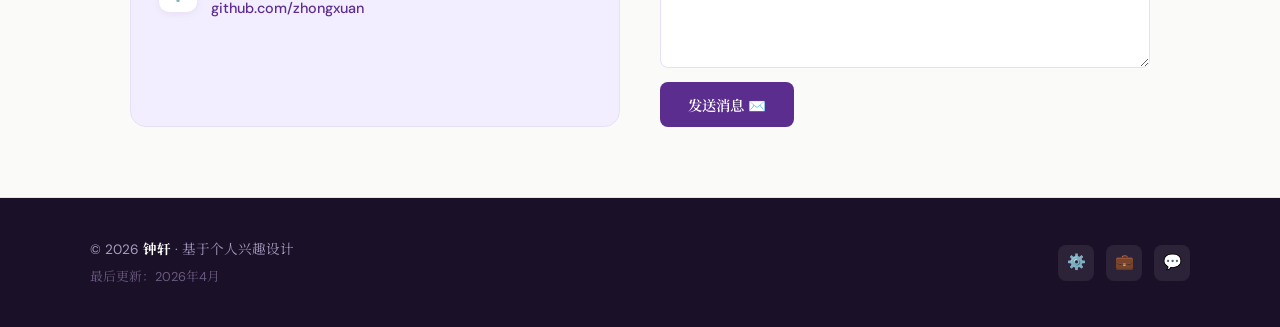
<file: iindex.html>
<!DOCTYPE html>
<html lang="zh-CN">
<head>
<meta charset="UTF-8">
<meta name="viewport" content="width=device-width, initial-scale=1.0">
<title>钟轩 | 清华大学本科生</title>
<link rel="preconnect" href="https://fonts.googleapis.com">
<link rel="preconnect" href="https://fonts.gstatic.com" crossorigin>
<link href="https://fonts.googleapis.com/css2?family=Noto+Serif+SC:wght@400;600;700&family=DM+Sans:wght@300;400;500;600&family=JetBrains+Mono:wght@400;500&display=swap" rel="stylesheet">
<style>
  :root {
    --primary: #5B2D8E;
    --primary-light: #7B4DB0;
    --primary-pale: #F3EEFF;
    --primary-pale2: #EDE6FB;
    --accent: #C084FC;
    --dark: #1A1028;
    --text: #2D1F45;
    --text-muted: #7A6B8E;
    --text-light: #A99BBF;
    --border: #E8E0F5;
    --bg: #FAFAF8;
    --card: #FFFFFF;
    --shadow: 0 2px 20px rgba(91,45,142,0.08);
    --shadow-hover: 0 8px 32px rgba(91,45,142,0.16);
    --nav-h: 64px;
  }

  * { margin: 0; padding: 0; box-sizing: border-box; }

  html { scroll-behavior: smooth; }

  body {
    font-family: 'DM Sans', 'Noto Serif SC', sans-serif;
    background: var(--bg);
    color: var(--text);
    line-height: 1.7;
    overflow-x: hidden;
  }

  /* ── NAV ── */
  nav {
    position: fixed; top: 0; left: 0; right: 0; z-index: 999;
    background: rgba(255,255,255,0.92);
    backdrop-filter: blur(12px);
    border-bottom: 1px solid var(--border);
    height: var(--nav-h);
    display: flex; align-items: center;
    padding: 0 40px;
    justify-content: space-between;
    transition: box-shadow .3s;
  }
  nav.scrolled { box-shadow: 0 2px 24px rgba(91,45,142,0.10); }

  .nav-logo {
    font-family: 'Noto Serif SC', serif;
    font-weight: 700;
    font-size: 1rem;
    color: var(--dark);
    letter-spacing: .02em;
    white-space: nowrap;
  }
  .nav-logo span { color: var(--primary); }

  .nav-links {
    display: flex; gap: 30px; list-style: none;
    align-items: center;
  }
  .nav-links a {
    text-decoration: none;
    font-size: .9rem;
    font-weight: 500;
    color: var(--text-muted);
    transition: color .2s;
    position: relative;
  }
  .nav-links a::after {
    content: '';
    position: absolute; bottom: -4px; left: 0; right: 0;
    height: 2px; background: var(--primary);
    transform: scaleX(0); transition: transform .2s;
    border-radius: 2px;
  }
  .nav-links a:hover, .nav-links a.active { color: var(--primary); }
  .nav-links a:hover::after, .nav-links a.active::after { transform: scaleX(1); }

  .hamburger {
    display: none; flex-direction: column; gap: 5px;
    cursor: pointer; background: none; border: none; padding: 4px;
  }
  .hamburger span {
    display: block; width: 24px; height: 2px;
    background: var(--dark); border-radius: 2px;
    transition: all .3s;
  }

  .mobile-menu {
    display: none;
    position: fixed; top: var(--nav-h); left: 0; right: 0;
    background: #fff; border-bottom: 1px solid var(--border);
    padding: 20px 40px;
    flex-direction: column; gap: 16px;
    z-index: 998;
    box-shadow: 0 8px 24px rgba(91,45,142,0.10);
  }
  .mobile-menu.open { display: flex; }
  .mobile-menu a {
    text-decoration: none; color: var(--text);
    font-size: 1rem; font-weight: 500;
    padding: 8px 0; border-bottom: 1px solid var(--border);
  }

  /* ── WRAPPER ── */
  .page { padding-top: var(--nav-h); }

  /* ── SECTION COMMON ── */
  section {
    padding: 70px 40px;
    max-width: 1100px;
    margin: 0 auto;
  }
  .section-full {
    background: var(--card);
    border-bottom: 1px solid var(--border);
    padding: 0;
  }
  .section-full > section { padding: 70px 40px; }

  .section-title {
    font-family: 'Noto Serif SC', serif;
    font-size: 1.5rem;
    font-weight: 700;
    color: var(--dark);
    margin-bottom: 40px;
    display: flex; align-items: center; gap: 14px;
  }
  .section-title::before {
    content: '';
    display: block; width: 4px; height: 1.5em;
    background: linear-gradient(to bottom, var(--primary), var(--accent));
    border-radius: 4px;
    flex-shrink: 0;
  }

  /* ── HERO ── */
  #hero-section {
    background: var(--card);
    border-bottom: 1px solid var(--border);
  }
  .hero-inner {
    max-width: 1100px; margin: 0 auto;
    padding: 70px 40px 60px;
    display: grid; grid-template-columns: 60% 40%;
    gap: 40px; align-items: center;
  }
  .hero-name {
    font-family: 'Noto Serif SC', serif;
    font-size: clamp(2.4rem, 5vw, 3.4rem);
    font-weight: 700;
    color: var(--dark);
    line-height: 1.15;
    margin-bottom: 10px;
  }
  .hero-sub {
    font-size: .95rem;
    color: var(--text-muted);
    margin-bottom: 20px;
    font-weight: 400;
  }
  .tags {
    display: flex; flex-wrap: wrap; gap: 8px;
    margin-bottom: 22px;
  }
  .tag {
    background: var(--primary-pale);
    color: var(--primary);
    border-radius: 20px;
    padding: 4px 14px;
    font-size: .8rem;
    font-weight: 500;
    transition: background .2s, color .2s;
  }
  .tag:hover { background: var(--primary); color: #fff; }

  .hero-bio {
    font-size: .95rem;
    color: var(--text);
    line-height: 1.8;
    margin-bottom: 28px;
  }
  .hero-btns { display: flex; gap: 14px; flex-wrap: wrap; }
  .btn {
    padding: 10px 26px;
    border-radius: 8px;
    font-size: .9rem;
    font-weight: 600;
    cursor: pointer;
    text-decoration: none;
    transition: all .2s;
    display: inline-flex; align-items: center; gap: 6px;
  }
  .btn-primary {
    background: var(--primary);
    color: #fff;
    border: 2px solid var(--primary);
  }
  .btn-primary:hover { background: var(--primary-light); border-color: var(--primary-light); transform: translateY(-1px); }
  .btn-outline {
    background: transparent;
    color: var(--primary);
    border: 2px solid var(--primary);
  }
  .btn-outline:hover { background: var(--primary-pale); transform: translateY(-1px); }

  .hero-right { text-align: center; }
  .hero-photo {
    width: 160px; height: 160px;
    border-radius: 50%;
    object-fit: cover;
    border: 4px solid var(--primary-pale);
    box-shadow: 0 8px 32px rgba(91,45,142,0.15);
    margin-bottom: 14px;
  }
  .hero-photo-placeholder {
    width: 160px; height: 160px;
    border-radius: 50%;
    background: linear-gradient(135deg, var(--primary-pale), var(--primary-pale2));
    border: 4px solid var(--primary-pale);
    box-shadow: 0 8px 32px rgba(91,45,142,0.15);
    margin: 0 auto 14px;
    display: flex; align-items: center; justify-content: center;
    font-size: 3rem;
  }
  .hero-motto {
    font-size: .82rem;
    color: var(--text-muted);
    font-style: italic;
    line-height: 1.5;
  }

  .social-row {
    max-width: 1100px; margin: 0 auto;
    padding: 0 40px 40px;
    display: flex; gap: 18px;
  }
  .social-link {
    display: flex; align-items: center; gap: 7px;
    text-decoration: none;
    font-size: .85rem;
    color: var(--text-muted);
    font-weight: 500;
    transition: color .2s;
  }
  .social-link:hover { color: var(--primary); }
  .social-icon {
    width: 32px; height: 32px;
    background: var(--primary-pale);
    border-radius: 8px;
    display: flex; align-items: center; justify-content: center;
    font-size: 1rem;
    transition: background .2s;
  }
  .social-link:hover .social-icon { background: var(--primary-pale2); }

  /* ── EDU ── */
  .edu-grid {
    display: grid; grid-template-columns: 1fr 1fr; gap: 32px;
  }
  .edu-card {
    background: var(--primary-pale);
    border-radius: 14px;
    padding: 28px 28px;
    border: 1px solid var(--border);
  }
  .edu-school {
    font-family: 'Noto Serif SC', serif;
    font-size: 1.1rem; font-weight: 700;
    color: var(--dark); margin-bottom: 6px;
  }
  .edu-dept {
    font-size: .88rem; color: var(--primary);
    font-weight: 500; margin-bottom: 12px;
  }
  .edu-item {
    font-size: .88rem; color: var(--text-muted);
    margin-bottom: 6px;
    display: flex; align-items: baseline; gap: 6px;
  }
  .edu-item strong { color: var(--text); }
  .skills-block { display: flex; flex-direction: column; gap: 10px; }
  .skill-row { display: flex; gap: 8px; flex-wrap: wrap; align-items: center; }
  .skill-label {
    font-size: .78rem; color: var(--text-muted); font-weight: 600;
    min-width: 80px;
  }
  .skill-tag {
    background: #fff;
    border: 1px solid var(--border);
    color: var(--text);
    border-radius: 6px;
    padding: 3px 10px;
    font-size: .78rem;
    font-family: 'JetBrains Mono', monospace;
    transition: border-color .2s, color .2s;
  }
  .skill-tag:hover { border-color: var(--primary); color: var(--primary); }

  /* ── RESEARCH ── */
  .research-list { display: flex; flex-direction: column; gap: 18px; }
  .r-card {
    background: var(--card);
    border: 1px solid var(--border);
    border-radius: 14px;
    padding: 26px 28px;
    box-shadow: var(--shadow);
    transition: transform .2s, box-shadow .2s;
    position: relative;
    overflow: hidden;
  }
  .r-card::before {
    content: '';
    position: absolute; left: 0; top: 0; bottom: 0; width: 4px;
    background: linear-gradient(to bottom, var(--primary), var(--accent));
    border-radius: 4px 0 0 4px;
  }
  .r-card:hover { transform: translateY(-3px); box-shadow: var(--shadow-hover); }
  .r-header {
    display: flex; justify-content: space-between; align-items: flex-start;
    gap: 12px; margin-bottom: 10px;
  }
  .r-title {
    font-family: 'Noto Serif SC', serif;
    font-size: 1rem; font-weight: 700; color: var(--dark);
  }
  .r-time {
    font-size: .78rem; color: var(--text-light);
    white-space: nowrap; font-family: 'JetBrains Mono', monospace;
    background: var(--primary-pale); padding: 3px 10px;
    border-radius: 6px; flex-shrink: 0;
  }
  .r-group {
    font-size: .82rem; color: var(--primary); font-weight: 500; margin-bottom: 10px;
  }
  .r-desc {
    font-size: .88rem; color: var(--text-muted); line-height: 1.7; margin-bottom: 14px;
  }
  .r-tags { display: flex; flex-wrap: wrap; gap: 7px; }
  .r-tag {
    font-size: .75rem; color: var(--primary-light);
    background: var(--primary-pale); border-radius: 20px;
    padding: 3px 12px; font-weight: 500;
    font-family: 'JetBrains Mono', monospace;
  }

  /* ── PUBLICATIONS ── */
  .pub-grid {
    display: grid; grid-template-columns: 1fr 1fr; gap: 24px; margin-bottom: 32px;
  }
  .pub-card {
    background: var(--card); border: 1px solid var(--border);
    border-radius: 14px; padding: 24px 24px;
    box-shadow: var(--shadow);
    transition: transform .2s, box-shadow .2s;
  }
  .pub-card:hover { transform: translateY(-2px); box-shadow: var(--shadow-hover); }
  .pub-type {
    font-size: .72rem; color: var(--primary); font-weight: 600;
    text-transform: uppercase; letter-spacing: .08em;
    background: var(--primary-pale); padding: 3px 10px;
    border-radius: 20px; display: inline-block; margin-bottom: 12px;
  }
  .pub-title {
    font-family: 'Noto Serif SC', serif;
    font-size: .95rem; font-weight: 700; color: var(--dark);
    line-height: 1.5; margin-bottom: 8px;
  }
  .pub-meta {
    font-size: .8rem; color: var(--text-muted);
    font-family: 'JetBrains Mono', monospace;
  }
  .awards-row {
    display: flex; flex-wrap: wrap; gap: 12px;
  }
  .award-chip {
    background: var(--primary-pale2); border: 1px solid var(--border);
    border-radius: 10px; padding: 10px 18px;
    font-size: .85rem; color: var(--text);
    display: flex; align-items: center; gap: 8px;
    transition: transform .2s;
  }
  .award-chip:hover { transform: translateY(-2px); }
  .award-chip .aw-icon { font-size: 1.1rem; }
  .award-chip .aw-name { font-weight: 600; color: var(--dark); font-size: .82rem; }
  .award-chip .aw-year { font-size: .75rem; color: var(--text-muted); }

  /* ── HONORS ── */
  .honor-grid {
    display: grid; grid-template-columns: repeat(3, 1fr); gap: 16px;
  }
  .honor-card {
    background: var(--card); border: 1px solid var(--border);
    border-radius: 12px; padding: 20px 18px;
    box-shadow: var(--shadow);
    transition: transform .2s, box-shadow .2s;
  }
  .honor-card:hover { transform: translateY(-3px); box-shadow: var(--shadow-hover); }
  .honor-icon { font-size: 1.6rem; margin-bottom: 8px; }
  .honor-name { font-weight: 700; color: var(--dark); font-size: .9rem; margin-bottom: 4px; }
  .honor-year { font-size: .78rem; color: var(--primary); font-family: 'JetBrains Mono', monospace; margin-bottom: 4px; }
  .honor-org { font-size: .78rem; color: var(--text-muted); }

  /* ── SKILLS ── */
  .skills-section .skill-category { margin-bottom: 28px; }
  .skill-cat-title {
    font-size: .82rem; font-weight: 700; color: var(--text-muted);
    text-transform: uppercase; letter-spacing: .1em;
    margin-bottom: 12px;
  }
  .skill-cloud { display: flex; flex-wrap: wrap; gap: 10px; }
  .skill-bubble {
    background: var(--card); border: 1px solid var(--border);
    border-radius: 8px; padding: 7px 16px;
    font-size: .85rem; font-weight: 500; color: var(--text);
    cursor: default; transition: all .2s;
    font-family: 'JetBrains Mono', monospace;
  }
  .skill-bubble:hover {
    background: var(--primary); color: #fff; border-color: var(--primary);
    transform: translateY(-2px); box-shadow: 0 4px 16px rgba(91,45,142,0.2);
  }

  /* ── BLOG ── */
  .blog-tabs {
    display: flex; gap: 4px; margin-bottom: 32px;
    border-bottom: 1px solid var(--border);
  }
  .blog-tab {
    padding: 8px 20px;
    background: none; border: none; border-bottom: 2px solid transparent;
    font-size: .9rem; font-weight: 500; color: var(--text-muted);
    cursor: pointer; transition: all .2s; margin-bottom: -1px;
  }
  .blog-tab.active { color: var(--primary); border-bottom-color: var(--primary); }
  .blog-grid {
    display: grid; grid-template-columns: 1fr 1fr; gap: 20px;
  }
  .blog-card {
    background: var(--card); border: 1px solid var(--border);
    border-radius: 14px; padding: 24px 24px;
    box-shadow: var(--shadow);
    transition: transform .2s, box-shadow .2s;
  }
  .blog-card:hover { transform: translateY(-3px); box-shadow: var(--shadow-hover); }
  .blog-emoji { font-size: 1.2rem; margin-bottom: 10px; }
  .blog-title {
    font-family: 'Noto Serif SC', serif;
    font-size: .95rem; font-weight: 700; color: var(--dark);
    margin-bottom: 8px; line-height: 1.4;
  }
  .blog-date {
    font-size: .75rem; color: var(--text-light);
    font-family: 'JetBrains Mono', monospace;
    margin-bottom: 10px;
  }
  .blog-excerpt { font-size: .85rem; color: var(--text-muted); line-height: 1.7; margin-bottom: 14px; }
  .blog-footer { display: flex; justify-content: space-between; align-items: center; }
  .blog-tag {
    font-size: .72rem; color: var(--primary); background: var(--primary-pale);
    padding: 3px 10px; border-radius: 20px;
  }
  .blog-more {
    font-size: .82rem; color: var(--primary); text-decoration: none;
    font-weight: 600; transition: gap .2s;
    display: flex; align-items: center; gap: 4px;
  }
  .blog-more:hover { gap: 8px; }
  .load-more {
    text-align: center; margin-top: 28px;
  }

  /* ── CONTACT ── */
  .contact-wrapper {
    display: grid; grid-template-columns: 1fr 1fr; gap: 40px;
  }
  .contact-info {
    background: var(--primary-pale);
    border-radius: 16px; padding: 32px 28px;
    border: 1px solid var(--border);
  }
  .contact-item {
    display: flex; align-items: flex-start; gap: 14px;
    margin-bottom: 22px;
  }
  .contact-item:last-child { margin-bottom: 0; }
  .contact-icon {
    width: 38px; height: 38px;
    background: #fff; border-radius: 10px;
    display: flex; align-items: center; justify-content: center;
    font-size: 1.1rem; flex-shrink: 0;
    box-shadow: 0 2px 8px rgba(91,45,142,0.08);
  }
  .contact-text { flex: 1; }
  .contact-label { font-size: .75rem; color: var(--text-muted); font-weight: 600; margin-bottom: 2px; }
  .contact-value { font-size: .9rem; color: var(--dark); font-weight: 500; }
  .contact-value a { color: var(--primary); text-decoration: none; }

  .contact-form { display: flex; flex-direction: column; gap: 14px; }
  .form-group { display: flex; flex-direction: column; gap: 6px; }
  .form-label { font-size: .82rem; font-weight: 600; color: var(--text-muted); }
  .form-input {
    padding: 10px 14px;
    border: 1.5px solid var(--border);
    border-radius: 8px; font-size: .9rem;
    font-family: inherit; color: var(--text);
    background: var(--card);
    transition: border-color .2s;
    outline: none;
  }
  .form-input:focus { border-color: var(--primary); }
  textarea.form-input { resize: vertical; min-height: 100px; }
  .form-submit {
    background: var(--primary); color: #fff; border: none;
    border-radius: 8px; padding: 12px 28px;
    font-size: .9rem; font-weight: 600; cursor: pointer;
    font-family: inherit; transition: background .2s, transform .2s;
    align-self: flex-start;
  }
  .form-submit:hover { background: var(--primary-light); transform: translateY(-1px); }

  /* ── FOOTER ── */
  footer {
    background: #1A1028;
    color: #A99BBF;
    padding: 40px 40px;
  }
  .footer-inner {
    max-width: 1100px; margin: 0 auto;
    display: flex; justify-content: space-between; align-items: center;
    flex-wrap: wrap; gap: 16px;
  }
  .footer-copy { font-size: .85rem; }
  .footer-copy strong { color: #fff; }
  .footer-social { display: flex; gap: 12px; }
  .footer-social a {
    width: 36px; height: 36px;
    background: rgba(255,255,255,0.08);
    border-radius: 8px;
    display: flex; align-items: center; justify-content: center;
    text-decoration: none; font-size: .95rem;
    transition: background .2s;
  }
  .footer-social a:hover { background: var(--primary); }
  .footer-update { font-size: .8rem; color: #6A5A80; }

  /* ── BG DECORATION ── */
  .bg-decoration {
    position: absolute; pointer-events: none; z-index: 0;
    opacity: .04; overflow: hidden;
  }

  /* ── RESPONSIVE ── */
  @media (max-width: 800px) {
    nav { padding: 0 20px; }
    .nav-links { display: none; }
    .hamburger { display: flex; }
    .hero-inner { grid-template-columns: 1fr; }
    .hero-right { order: -1; }
    section { padding: 50px 20px; }
    .section-full > section { padding: 50px 20px; }
    .edu-grid { grid-template-columns: 1fr; }
    .pub-grid { grid-template-columns: 1fr; }
    .honor-grid { grid-template-columns: 1fr 1fr; }
    .blog-grid { grid-template-columns: 1fr; }
    .contact-wrapper { grid-template-columns: 1fr; }
    .social-row { padding: 0 20px 30px; }
    footer { padding: 30px 20px; }
    .footer-inner { flex-direction: column; gap: 12px; text-align: center; }
  }
  @media (max-width: 480px) {
    .honor-grid { grid-template-columns: 1fr; }
  }

  /* ── FADE IN ── */
  .fade-in {
    opacity: 0; transform: translateY(22px);
    transition: opacity .6s ease, transform .6s ease;
  }
  .fade-in.visible { opacity: 1; transform: translateY(0); }
</style>
</head>
<body>

<!-- NAV -->
<nav id="main-nav">
  <div class="nav-logo">钟轩 <span>|</span> 清华大学 本科生</div>
  <ul class="nav-links">
    <li><a href="#hero-section">首页</a></li>
    <li><a href="#research">科研经历</a></li>
    <li><a href="#publications">成果与文章</a></li>
    <li><a href="#blog">设计与随笔</a></li>
    <li><a href="#contact">联系</a></li>
  </ul>
  <button class="hamburger" id="hamburger" aria-label="菜单">
    <span></span><span></span><span></span>
  </button>
</nav>

<div class="mobile-menu" id="mobile-menu">
  <a href="#hero-section" onclick="closeMobile()">首页</a>
  <a href="#research" onclick="closeMobile()">科研经历</a>
  <a href="#publications" onclick="closeMobile()">成果与文章</a>
  <a href="#blog" onclick="closeMobile()">设计与随笔</a>
  <a href="#contact" onclick="closeMobile()">联系</a>
</div>

<div class="page">

  <!-- ── HERO ── -->
  <div id="hero-section">
    <div class="hero-inner">
      <div class="hero-left fade-in">
        <h1 class="hero-name">钟轩</h1>
        <p class="hero-sub">清华大学电机工程与应用电子技术系 &nbsp;|&nbsp; 本科生（2023级）</p>
        <div class="tags">
          <span class="tag">储能优化</span>
          <span class="tag">AI for Power Systems</span>
          <span class="tag">嵌入式系统</span>
          <span class="tag">深度强化学习</span>
          <span class="tag">电力市场</span>
        </div>
        <p class="hero-bio">
          热爱科研，专注于AI与储能系统的交叉领域。目前已参与多项课题，涵盖动态可重构电池系统智能运营、储能运行优化与收益量化等方向，申请专利1项，论文在投1篇。致力于以数据驱动与智能优化技术，推动新型电力系统的高效运行。
        </p>
        <div class="hero-btns">
          <a href="#" class="btn btn-primary">📄 查看简历</a>
          <a href="#contact" class="btn btn-outline">✉️ 联系我</a>
        </div>
      </div>
      <div class="hero-right fade-in" style="transition-delay:.15s">
        <div class="hero-photo-placeholder">🎓</div>
        <p class="hero-motto">"软件定义能量，<br>数据驱动未来"</p>
      </div>
    </div>
    <div class="social-row">
      <a href="#" class="social-link"><div class="social-icon">⚙️</div>GitHub</a>
      <a href="#" class="social-link"><div class="social-icon">💼</div>领英</a>
      <a href="#" class="social-link"><div class="social-icon">💬</div>微信</a>
    </div>
  </div>

  <!-- ── EDUCATION ── -->
  <div id="education" style="background: var(--bg); border-bottom: 1px solid var(--border);">
    <section class="fade-in">
      <h2 class="section-title">教育背景</h2>
      <div class="edu-grid">
        <div class="edu-card">
          <div class="edu-school">清华大学</div>
          <div class="edu-dept">⚡ 电气工程及其自动化 &nbsp;|&nbsp; 2023.09 – 至今</div>
          <div class="edu-item"><strong>GPA：</strong>3.63 / 4.0（专业排名前 30%）</div>
          <div class="edu-item" style="flex-direction: column; gap: 4px;">
            <strong>主修课程：</strong>
            <span>自动控制原理 (4.0) · 信号与系统 (4.0) · 电力系统分析 · 电磁场 · 电机学 · 模拟电子技术基础</span>
          </div>
        </div>
        <div class="edu-card">
          <div class="edu-school" style="margin-bottom: 16px;">能力概览</div>
          <div class="skills-block">
            <div class="skill-row">
              <span class="skill-label">语言</span>
              <span class="skill-tag">中文（母语）</span>
              <span class="skill-tag">英语 CET-6</span>
            </div>
            <div class="skill-row">
              <span class="skill-label">编程</span>
              <span class="skill-tag">Python</span>
              <span class="skill-tag">MATLAB</span>
              <span class="skill-tag">C</span>
              <span class="skill-tag">Gurobi</span>
            </div>
            <div class="skill-row">
              <span class="skill-label">嵌入式</span>
              <span class="skill-tag">MSPM0</span>
              <span class="skill-tag">DSP</span>
            </div>
            <div class="skill-row">
              <span class="skill-label">AI / 优化</span>
              <span class="skill-tag">LSTM</span>
              <span class="skill-tag">DRL · PPO</span>
              <span class="skill-tag">MILP</span>
            </div>
          </div>
        </div>
      </div>
    </section>
  </div>

  <!-- ── RESEARCH ── -->
  <div id="research" style="background: var(--card); border-bottom: 1px solid var(--border);">
    <section class="fade-in">
      <h2 class="section-title">科研经历</h2>
      <div class="research-list">

        <div class="r-card">
          <div class="r-header">
            <div class="r-title">动态可重构电池储能系统（DRBN）智能运营</div>
            <span class="r-time">2025.09 – 至今</span>
          </div>
          <div class="r-group">慈松课题组</div>
          <p class="r-desc">负责SOC-SOH协同预测算法研究，基于LSTM+注意力机制构建联合预测模型，实现电池状态的高精度实时估计。已申请发明专利1项，相关论文已投稿ACDC国际会议（在审）。</p>
          <div class="r-tags">
            <span class="r-tag">#深度强化学习</span>
            <span class="r-tag">#LSTM</span>
            <span class="r-tag">#注意力机制</span>
            <span class="r-tag">#电池老化</span>
            <span class="r-tag">#SOC-SOH</span>
          </div>
        </div>

        <div class="r-card">
          <div class="r-header">
            <div class="r-title">计及环境物理特性的储能系统运行优化与收益量化</div>
            <span class="r-time">2025.11 – 2026.03</span>
          </div>
          <div class="r-group">挑战杯项目</div>
          <p class="r-desc">构建能量-温度协同优化MILP模型，综合考虑不同气候带下的热管理约束，实现跨气候带储能系统盈利能力评估与优化。项目获校赛优胜奖。</p>
          <div class="r-tags">
            <span class="r-tag">#MILP</span>
            <span class="r-tag">#热管理</span>
            <span class="r-tag">#电力市场</span>
            <span class="r-tag">#温度协同优化</span>
          </div>
        </div>

        <div class="r-card">
          <div class="r-header">
            <div class="r-title">TI杯数字系统创新设计大赛 – 音波解密赛道</div>
            <span class="r-time">2025.03 – 2025.09</span>
          </div>
          <div class="r-group">队长</div>
          <p class="r-desc">主导设计数字滤波器方案，在MSPM0单片机平台上以Q31定点数实现高效信号处理，解决浮点运算性能瓶颈，精度损失小于0.1%，最终获竞赛二等奖。</p>
          <div class="r-tags">
            <span class="r-tag">#嵌入式</span>
            <span class="r-tag">#数字信号处理</span>
            <span class="r-tag">#滤波器</span>
            <span class="r-tag">#Q31定点</span>
            <span class="r-tag">#MSPM0</span>
          </div>
        </div>

      </div>
    </section>
  </div>

  <!-- ── PUBLICATIONS ── -->
  <div id="publications" style="background: var(--bg); border-bottom: 1px solid var(--border);">
    <section class="fade-in">
      <h2 class="section-title">学术成果</h2>
      <div class="pub-grid">
        <div class="pub-card">
          <span class="pub-type">发明专利</span>
          <p class="pub-title">一种SOC与SOH协同预测的方法及相关装置</p>
          <p class="pub-meta">受理中 &nbsp;|&nbsp; 2026</p>
        </div>
        <div class="pub-card">
          <span class="pub-type">会议论文</span>
          <p class="pub-title">基于注意力机制和LSTM的SOC-SOH协同预测研究</p>
          <p class="pub-meta">投稿 ACDC &nbsp;|&nbsp; 2026（在审）</p>
        </div>
      </div>
      <p style="font-size:.8rem; color: var(--text-muted); margin-bottom: 20px; font-weight: 600; text-transform: uppercase; letter-spacing: .08em;">竞赛获奖</p>
      <div class="awards-row">
        <div class="award-chip">
          <span class="aw-icon">🥈</span>
          <div>
            <div class="aw-name">TI杯数字系统创新设计大赛 二等奖</div>
            <div class="aw-year">2025</div>
          </div>
        </div>
        <div class="award-chip">
          <span class="aw-icon">🏆</span>
          <div>
            <div class="aw-name">挑战杯 校赛优胜奖</div>
            <div class="aw-year">2026</div>
          </div>
        </div>
        <div class="award-chip">
          <span class="aw-icon">🥉</span>
          <div>
            <div class="aw-name">TI杯一等奖</div>
            <div class="aw-year">2024</div>
          </div>
        </div>
      </div>
    </section>
  </div>

  <!-- ── HONORS ── -->
  <div id="honors" style="background: var(--card); border-bottom: 1px solid var(--border);">
    <section class="fade-in">
      <h2 class="section-title">获奖与荣誉</h2>
      <div class="honor-grid">
        <div class="honor-card">
          <div class="honor-icon">🎖️</div>
          <div class="honor-name">清华大学学业优秀奖学金</div>
          <div class="honor-year">2024 · 2025</div>
          <div class="honor-org">清华大学</div>
        </div>
        <div class="honor-card">
          <div class="honor-icon">⭐</div>
          <div class="honor-name">电机系优秀学生干部</div>
          <div class="honor-year">2025</div>
          <div class="honor-org">清华大学电机系</div>
        </div>
        <div class="honor-card">
          <div class="honor-icon">🥈</div>
          <div class="honor-name">TI杯数字系统创新设计大赛 二等奖</div>
          <div class="honor-year">2025</div>
          <div class="honor-org">德州仪器</div>
        </div>
        <div class="honor-card">
          <div class="honor-icon">🥉</div>
          <div class="honor-name">TI杯数字系统创新设计大赛 一等奖</div>
          <div class="honor-year">2024</div>
          <div class="honor-org">德州仪器</div>
        </div>
        <div class="honor-card">
          <div class="honor-icon">🌾</div>
          <div class="honor-name">乡村振兴实践支队 校级铜奖</div>
          <div class="honor-year">2024 · 2026</div>
          <div class="honor-org">清华大学</div>
        </div>
        <div class="honor-card">
          <div class="honor-icon">🌟</div>
          <div class="honor-name">乡村振兴实践支队 院系银奖</div>
          <div class="honor-year">2024 · 2026</div>
          <div class="honor-org">清华大学电机系</div>
        </div>
      </div>
    </section>
  </div>

  <!-- ── SKILLS ── -->
  <div id="skills" style="background: var(--bg); border-bottom: 1px solid var(--border);">
    <section class="fade-in skills-section">
      <h2 class="section-title">技能与工具</h2>
      <div class="skill-category">
        <div class="skill-cat-title">编程语言</div>
        <div class="skill-cloud">
          <span class="skill-bubble">Python</span>
          <span class="skill-bubble">MATLAB</span>
          <span class="skill-bubble">C</span>
        </div>
      </div>
      <div class="skill-category">
        <div class="skill-cat-title">优化与 AI</div>
        <div class="skill-cloud">
          <span class="skill-bubble">Gurobi</span>
          <span class="skill-bubble">MILP</span>
          <span class="skill-bubble">深度强化学习 · PPO</span>
          <span class="skill-bubble">LSTM</span>
          <span class="skill-bubble">注意力机制</span>
          <span class="skill-bubble">PyTorch</span>
        </div>
      </div>
      <div class="skill-category">
        <div class="skill-cat-title">嵌入式与信号处理</div>
        <div class="skill-cloud">
          <span class="skill-bubble">MSPM0</span>
          <span class="skill-bubble">数字滤波器</span>
          <span class="skill-bubble">小波变换</span>
          <span class="skill-bubble">FFT</span>
          <span class="skill-bubble">Q31定点运算</span>
        </div>
      </div>
    </section>
  </div>

  <!-- ── BLOG ── -->
  <div id="blog" style="background: var(--card); border-bottom: 1px solid var(--border);">
    <section class="fade-in">
      <h2 class="section-title">新闻与随笔</h2>
      <div class="blog-tabs">
        <button class="blog-tab active" onclick="switchTab(this,'all')">全部</button>
        <button class="blog-tab" onclick="switchTab(this,'tech')">技术笔记</button>
        <button class="blog-tab" onclick="switchTab(this,'design')">小设计</button>
        <button class="blog-tab" onclick="switchTab(this,'news')">最近动态</button>
      </div>
      <div class="blog-grid">
        <div class="blog-card" data-type="tech">
          <div class="blog-emoji">📝</div>
          <div class="blog-title">Q31定点数在MSPM0上的实现技巧</div>
          <div class="blog-date">2026-04-15</div>
          <p class="blog-excerpt">在TI杯项目中，我们遇到浮点运算慢的问题，改用Q31定点并配合64位累加，精度损失小于0.1%，大幅提升实时处理能力...</p>
          <div class="blog-footer">
            <span class="blog-tag">#嵌入式 #滤波器</span>
            <a href="#" class="blog-more">阅读更多 →</a>
          </div>
        </div>
        <div class="blog-card" data-type="design">
          <div class="blog-emoji">🎨</div>
          <div class="blog-title">储能系统收益可视化仪表盘</div>
          <div class="blog-date">2026-03-20</div>
          <p class="blog-excerpt">基于Dash搭建的交互式仪表盘，可动态展示不同气候带下的储能收益曲线，支持实时参数调整与对比分析...</p>
          <div class="blog-footer">
            <span class="blog-tag">#数据可视化 #Python</span>
            <a href="#" class="blog-more">阅读更多 →</a>
          </div>
        </div>
        <div class="blog-card" data-type="tech">
          <div class="blog-emoji">🔋</div>
          <div class="blog-title">LSTM+Attention在SOH预测中的工程落地</div>
          <div class="blog-date">2026-02-08</div>
          <p class="blog-excerpt">记录了从模型设计、数据预处理到嵌入式部署的完整流程，以及在实际电池数据上的调参经验与踩坑总结...</p>
          <div class="blog-footer">
            <span class="blog-tag">#深度学习 #电池</span>
            <a href="#" class="blog-more">阅读更多 →</a>
          </div>
        </div>
        <div class="blog-card" data-type="news">
          <div class="blog-emoji">🏆</div>
          <div class="blog-title">挑战杯校赛获优胜奖啦！</div>
          <div class="blog-date">2026-03-10</div>
          <p class="blog-excerpt">历时四个月的挑战杯项目顺利收官，储能优化课题获校赛优胜奖，感谢团队的每一位成员和指导老师...</p>
          <div class="blog-footer">
            <span class="blog-tag">#动态 #挑战杯</span>
            <a href="#" class="blog-more">阅读更多 →</a>
          </div>
        </div>
      </div>
      <div class="load-more">
        <button class="btn btn-outline" style="margin-top: 8px;">查看更多文章</button>
      </div>
    </section>
  </div>

  <!-- ── CONTACT ── -->
  <div id="contact" style="background: var(--bg); border-bottom: 1px solid var(--border);">
    <section class="fade-in">
      <h2 class="section-title">联系我</h2>
      <div class="contact-wrapper">
        <div class="contact-info">
          <div class="contact-item">
            <div class="contact-icon">✉️</div>
            <div class="contact-text">
              <div class="contact-label">邮箱</div>
              <div class="contact-value"><a href="mailto:zhong-x23@mails.tsinghua.edu.cn">zhong-x23@mails.tsinghua.edu.cn</a></div>
            </div>
          </div>
          <div class="contact-item">
            <div class="contact-icon">📱</div>
            <div class="contact-text">
              <div class="contact-label">手机</div>
              <div class="contact-value">15616901036</div>
            </div>
          </div>
          <div class="contact-item">
            <div class="contact-icon">💬</div>
            <div class="contact-text">
              <div class="contact-label">微信</div>
              <div class="contact-value">THU_Zxuan</div>
            </div>
          </div>
          <div class="contact-item">
            <div class="contact-icon">⚙️</div>
            <div class="contact-text">
              <div class="contact-label">GitHub</div>
              <div class="contact-value"><a href="#">github.com/zhongxuan</a></div>
            </div>
          </div>
        </div>
        <div>
          <p style="font-size:.85rem; color: var(--text-muted); margin-bottom: 18px;">欢迎科研合作、学术交流或实习机会洽谈，留下消息我会尽快回复！</p>
          <div class="contact-form">
            <div class="form-group">
              <label class="form-label">姓名</label>
              <input class="form-input" type="text" placeholder="请输入您的姓名">
            </div>
            <div class="form-group">
              <label class="form-label">邮箱</label>
              <input class="form-input" type="email" placeholder="请输入您的邮箱">
            </div>
            <div class="form-group">
              <label class="form-label">留言</label>
              <textarea class="form-input" placeholder="请输入您的留言..."></textarea>
            </div>
            <button class="form-submit">发送消息 ✉️</button>
          </div>
        </div>
      </div>
    </section>
  </div>

</div><!-- /page -->

<!-- FOOTER -->
<footer>
  <div class="footer-inner">
    <div>
      <div class="footer-copy">© 2026 <strong>钟轩</strong> · 基于个人兴趣设计</div>
      <div class="footer-update" style="margin-top:4px;">最后更新：2026年4月</div>
    </div>
    <div class="footer-social">
      <a href="#" title="GitHub">⚙️</a>
      <a href="#" title="领英">💼</a>
      <a href="#" title="微信">💬</a>
    </div>
  </div>
</footer>

<script>
  // NAV scroll
  const nav = document.getElementById('main-nav');
  window.addEventListener('scroll', () => {
    nav.classList.toggle('scrolled', window.scrollY > 20);
    highlightNav();
  });

  // Nav highlight
  const sections = ['hero-section','research','publications','blog','contact'];
  const navLinks = document.querySelectorAll('.nav-links a');
  function highlightNav() {
    let current = '';
    sections.forEach(id => {
      const el = document.getElementById(id);
      if (!el) return;
      if (window.scrollY >= el.parentElement.offsetTop - 80) current = id;
    });
    navLinks.forEach(a => {
      a.classList.toggle('active', a.getAttribute('href') === '#' + current);
    });
  }

  // Hamburger
  const hb = document.getElementById('hamburger');
  const mm = document.getElementById('mobile-menu');
  hb.addEventListener('click', () => mm.classList.toggle('open'));
  function closeMobile() { mm.classList.remove('open'); }

  // Fade in on scroll
  const faders = document.querySelectorAll('.fade-in');
  const observer = new IntersectionObserver((entries) => {
    entries.forEach(e => { if (e.isIntersecting) { e.target.classList.add('visible'); observer.unobserve(e.target); } });
  }, { threshold: 0.1 });
  faders.forEach(el => observer.observe(el));

  // Blog tabs
  function switchTab(btn, type) {
    document.querySelectorAll('.blog-tab').forEach(b => b.classList.remove('active'));
    btn.classList.add('active');
    document.querySelectorAll('.blog-card').forEach(card => {
      const show = type === 'all' || card.dataset.type === type;
      card.style.display = show ? 'block' : 'none';
    });
  }
</script>

</body>
</html>
</file>
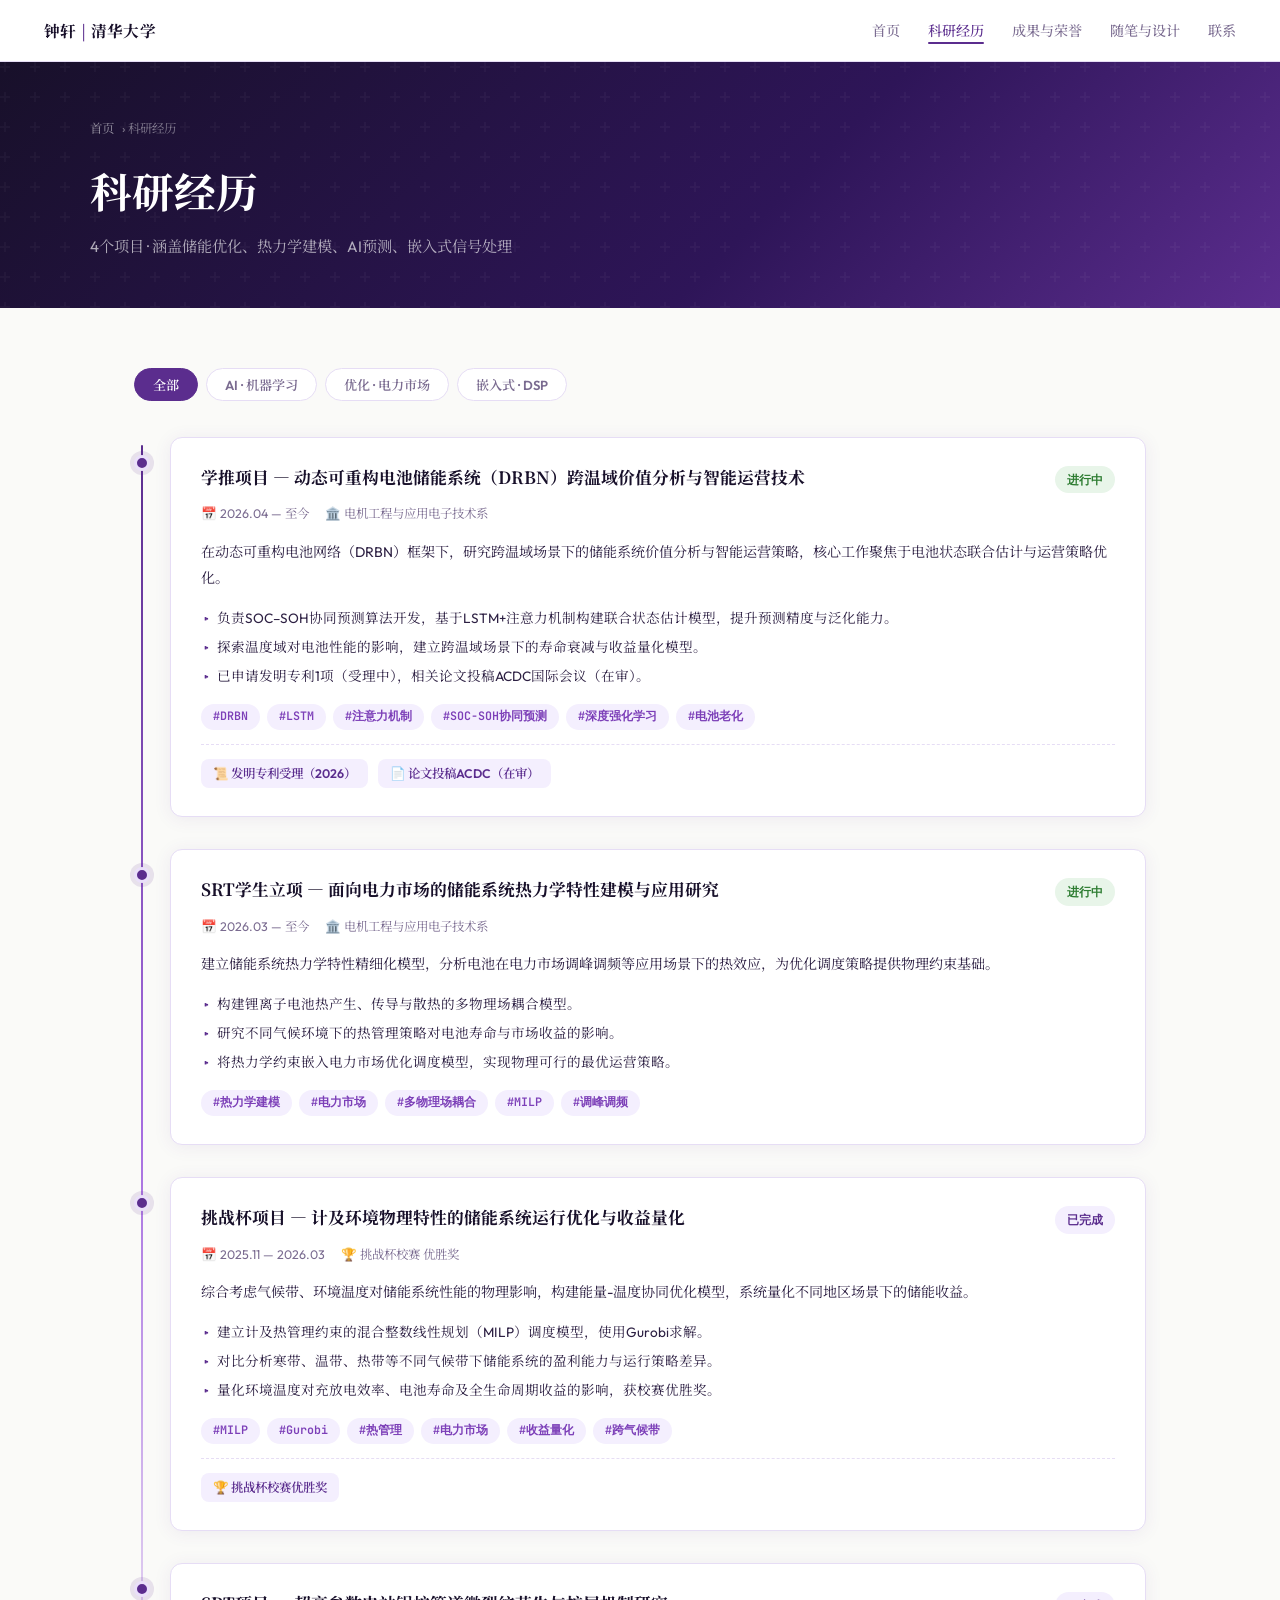
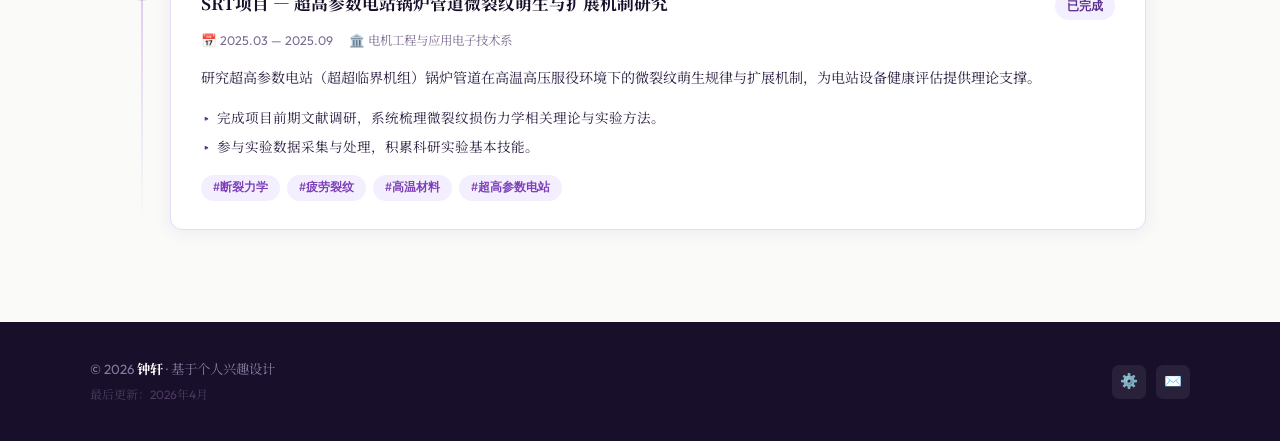
<file: projects.html>
<!DOCTYPE html>
<html lang="zh-CN">
<head>
<meta charset="UTF-8">
<meta name="viewport" content="width=device-width,initial-scale=1">
<title>科研经历 | 钟轩</title>
<meta name="description" content="钟轩的科研项目详情，包含储能优化、LSTM预测、嵌入式开发等方向。">
<link rel="stylesheet" href="style.css">
<style>
/* ── TIMELINE ── */
.tl{position:relative;padding-left:36px}
.tl::before{
  content:'';position:absolute;left:7px;top:8px;bottom:8px;
  width:2px;background:linear-gradient(to bottom,var(--P),var(--P3),transparent);
  border-radius:2px;
}
.tl-item{position:relative;margin-bottom:32px}
.tl-dot{
  position:absolute;left:-36px;top:18px;
  width:16px;height:16px;border-radius:50%;
  background:var(--P);border:3px solid var(--Pp2);
  box-shadow:0 0 0 4px rgba(91,45,142,.12);
  transition:transform .2s;
}
.tl-item:hover .tl-dot{transform:scale(1.3)}

/* ── PROJECT CARD ── */
.proj-card{padding:28px 30px}
.proj-header{
  display:flex;justify-content:space-between;align-items:flex-start;
  gap:14px;margin-bottom:10px;
}
.proj-title{
  font-family:'Noto Serif SC',serif;
  font-size:1.05rem;font-weight:700;color:var(--dark);line-height:1.4;
}
.proj-badge{
  font-size:.72rem;font-weight:700;
  padding:4px 12px;border-radius:20px;white-space:nowrap;flex-shrink:0;
  font-family:'JetBrains Mono',monospace;
}
.badge-active{background:#E8F5E9;color:#2E7D32}
.badge-done{background:var(--Pp);color:var(--P)}

.proj-meta{
  display:flex;gap:16px;flex-wrap:wrap;
  margin-bottom:14px;
}
.proj-meta-item{
  display:flex;align-items:center;gap:5px;
  font-size:.78rem;color:var(--muted);
}
.proj-desc{
  font-size:.88rem;color:var(--txt);line-height:1.85;
  margin-bottom:16px;
}
.proj-bullets{
  margin-bottom:16px;padding-left:16px;
  list-style:none;
}
.proj-bullets li{
  font-size:.85rem;color:var(--txt);line-height:1.7;
  margin-bottom:6px;position:relative;
}
.proj-bullets li::before{
  content:'▸';color:var(--P);
  position:absolute;left:-14px;
}
.proj-tags{display:flex;flex-wrap:wrap;gap:7px}
.proj-tag{
  font-size:.73rem;color:var(--P2);
  background:var(--Pp);border-radius:20px;
  padding:3px 12px;font-weight:600;
  font-family:'JetBrains Mono',monospace;
}

/* ── OUTCOMES ── */
.outcome-row{
  display:flex;gap:10px;flex-wrap:wrap;
  margin-top:14px;padding-top:14px;
  border-top:1px dashed var(--border);
}
.outcome{
  display:flex;align-items:center;gap:6px;
  font-size:.78rem;background:var(--Pp);
  color:var(--P);padding:4px 12px;border-radius:8px;font-weight:600;
}

/* ── FILTER ── */
.filter-bar{
  display:flex;gap:8px;flex-wrap:wrap;margin-bottom:36px;
}
.filter-btn{
  padding:6px 18px;border-radius:20px;
  font-size:.82rem;font-weight:600;
  border:1.5px solid var(--border);background:var(--card);
  color:var(--muted);cursor:pointer;transition:all .2s;
  font-family:inherit;
}
.filter-btn.on{background:var(--P);color:#fff;border-color:var(--P)}
.filter-btn:hover:not(.on){border-color:var(--P);color:var(--P)}

@media(max-width:600px){
  .proj-header{flex-direction:column;gap:8px}
  .proj-card{padding:20px}
}
</style>
</head>
<body>

<nav id="nav">
  <a class="nav-logo" href="index.html">钟轩 <em>|</em> 清华大学</a>
  <ul class="nav-links">
    <li><a href="index.html">首页</a></li>
    <li><a href="projects.html">科研经历</a></li>
    <li><a href="awards.html">成果与荣誉</a></li>
    <li><a href="blog.html">随笔与设计</a></li>
    <li><a href="contact.html">联系</a></li>
  </ul>
  <button class="hamburger" id="hb"><span></span><span></span><span></span></button>
</nav>
<div class="mob-menu" id="mm">
  <a href="index.html">首页</a>
  <a href="projects.html">科研经历</a>
  <a href="awards.html">成果与荣誉</a>
  <a href="blog.html">随笔与设计</a>
  <a href="contact.html">联系</a>
</div>

<div class="page">

<div class="page-banner">
  <div class="page-banner-inner">
    <div class="breadcrumb"><a href="index.html">首页</a> › 科研经历</div>
    <h1>科研经历</h1>
    <p>4个项目 · 涵盖储能优化、热力学建模、AI预测、嵌入式信号处理</p>
  </div>
</div>

<div class="wrap">
  <section class="sec">

    <div class="filter-bar fi">
      <button class="filter-btn on" onclick="filterProj('all',this)">全部</button>
      <button class="filter-btn" onclick="filterProj('ai',this)">AI · 机器学习</button>
      <button class="filter-btn" onclick="filterProj('opt',this)">优化 · 电力市场</button>
      <button class="filter-btn" onclick="filterProj('embed',this)">嵌入式 · DSP</button>
    </div>

    <div class="tl" id="proj-list">

      <!-- P1 -->
      <div class="tl-item fi" data-cat="ai">
        <div class="tl-dot"></div>
        <div class="card proj-card">
          <div class="proj-header">
            <div class="proj-title">学推项目 — 动态可重构电池储能系统（DRBN）跨温域价值分析与智能运营技术</div>
            <span class="proj-badge badge-active">进行中</span>
          </div>
          <div class="proj-meta">
            <span class="proj-meta-item">📅 2026.04 — 至今</span>
            <span class="proj-meta-item">🏛️ 电机工程与应用电子技术系</span>
          </div>
          <p class="proj-desc">
            在动态可重构电池网络（DRBN）框架下，研究跨温域场景下的储能系统价值分析与智能运营策略，核心工作聚焦于电池状态联合估计与运营策略优化。
          </p>
          <ul class="proj-bullets">
            <li>负责SOC–SOH协同预测算法开发，基于LSTM+注意力机制构建联合状态估计模型，提升预测精度与泛化能力。</li>
            <li>探索温度域对电池性能的影响，建立跨温域场景下的寿命衰减与收益量化模型。</li>
            <li>已申请发明专利1项（受理中），相关论文投稿ACDC国际会议（在审）。</li>
          </ul>
          <div class="proj-tags">
            <span class="proj-tag">#DRBN</span>
            <span class="proj-tag">#LSTM</span>
            <span class="proj-tag">#注意力机制</span>
            <span class="proj-tag">#SOC-SOH协同预测</span>
            <span class="proj-tag">#深度强化学习</span>
            <span class="proj-tag">#电池老化</span>
          </div>
          <div class="outcome-row">
            <span class="outcome">📜 发明专利受理（2026）</span>
            <span class="outcome">📄 论文投稿ACDC（在审）</span>
          </div>
        </div>
      </div>

      <!-- P2 -->
      <div class="tl-item fi" data-cat="opt">
        <div class="tl-dot"></div>
        <div class="card proj-card">
          <div class="proj-header">
            <div class="proj-title">SRT学生立项 — 面向电力市场的储能系统热力学特性建模与应用研究</div>
            <span class="proj-badge badge-active">进行中</span>
          </div>
          <div class="proj-meta">
            <span class="proj-meta-item">📅 2026.03 — 至今</span>
            <span class="proj-meta-item">🏛️ 电机工程与应用电子技术系</span>
          </div>
          <p class="proj-desc">
            建立储能系统热力学特性精细化模型，分析电池在电力市场调峰调频等应用场景下的热效应，为优化调度策略提供物理约束基础。
          </p>
          <ul class="proj-bullets">
            <li>构建锂离子电池热产生、传导与散热的多物理场耦合模型。</li>
            <li>研究不同气候环境下的热管理策略对电池寿命与市场收益的影响。</li>
            <li>将热力学约束嵌入电力市场优化调度模型，实现物理可行的最优运营策略。</li>
          </ul>
          <div class="proj-tags">
            <span class="proj-tag">#热力学建模</span>
            <span class="proj-tag">#电力市场</span>
            <span class="proj-tag">#多物理场耦合</span>
            <span class="proj-tag">#MILP</span>
            <span class="proj-tag">#调峰调频</span>
          </div>
        </div>
      </div>

      <!-- P3 -->
      <div class="tl-item fi" data-cat="opt">
        <div class="tl-dot"></div>
        <div class="card proj-card">
          <div class="proj-header">
            <div class="proj-title">挑战杯项目 — 计及环境物理特性的储能系统运行优化与收益量化</div>
            <span class="proj-badge badge-done">已完成</span>
          </div>
          <div class="proj-meta">
            <span class="proj-meta-item">📅 2025.11 — 2026.03</span>
            <span class="proj-meta-item">🏆 挑战杯校赛 优胜奖</span>
          </div>
          <p class="proj-desc">
            综合考虑气候带、环境温度对储能系统性能的物理影响，构建能量-温度协同优化模型，系统量化不同地区场景下的储能收益。
          </p>
          <ul class="proj-bullets">
            <li>建立计及热管理约束的混合整数线性规划（MILP）调度模型，使用Gurobi求解。</li>
            <li>对比分析寒带、温带、热带等不同气候带下储能系统的盈利能力与运行策略差异。</li>
            <li>量化环境温度对充放电效率、电池寿命及全生命周期收益的影响，获校赛优胜奖。</li>
          </ul>
          <div class="proj-tags">
            <span class="proj-tag">#MILP</span>
            <span class="proj-tag">#Gurobi</span>
            <span class="proj-tag">#热管理</span>
            <span class="proj-tag">#电力市场</span>
            <span class="proj-tag">#收益量化</span>
            <span class="proj-tag">#跨气候带</span>
          </div>
          <div class="outcome-row">
            <span class="outcome">🏆 挑战杯校赛优胜奖</span>
          </div>
        </div>
      </div>

      <!-- P4 -->
      <div class="tl-item fi" data-cat="embed">
        <div class="tl-dot"></div>
        <div class="card proj-card">
          <div class="proj-header">
            <div class="proj-title">SRT项目 — 超高参数电站锅炉管道微裂纹萌生与扩展机制研究</div>
            <span class="proj-badge badge-done">已完成</span>
          </div>
          <div class="proj-meta">
            <span class="proj-meta-item">📅 2025.03 — 2025.09</span>
            <span class="proj-meta-item">🏛️ 电机工程与应用电子技术系</span>
          </div>
          <p class="proj-desc">
            研究超高参数电站（超超临界机组）锅炉管道在高温高压服役环境下的微裂纹萌生规律与扩展机制，为电站设备健康评估提供理论支撑。
          </p>
          <ul class="proj-bullets">
            <li>完成项目前期文献调研，系统梳理微裂纹损伤力学相关理论与实验方法。</li>
            <li>参与实验数据采集与处理，积累科研实验基本技能。</li>
          </ul>
          <div class="proj-tags">
            <span class="proj-tag">#断裂力学</span>
            <span class="proj-tag">#疲劳裂纹</span>
            <span class="proj-tag">#高温材料</span>
            <span class="proj-tag">#超高参数电站</span>
          </div>
        </div>
      </div>

    </div><!-- /tl -->
  </section>
</div>

</div><!-- /page -->

<footer>
  <div class="foot-inner">
    <div>
      <div class="foot-copy">© 2026 <strong>钟轩</strong> · 基于个人兴趣设计</div>
      <div class="foot-update">最后更新：2026年4月</div>
    </div>
    <div class="foot-links">
      <a href="#" title="GitHub">⚙️</a>
      <a href="mailto:zhong-x23@mails.tsinghua.edu.cn" title="Email">✉️</a>
    </div>
  </div>
</footer>

<script src="nav.js"></script>
<script>
function filterProj(cat, btn){
  document.querySelectorAll('.filter-btn').forEach(b=>b.classList.remove('on'));
  btn.classList.add('on');
  document.querySelectorAll('.tl-item').forEach(item=>{
    const show = cat==='all' || item.dataset.cat===cat;
    item.style.display = show ? 'block' : 'none';
  });
}
</script>
</body>
</html>
</file>
<file: style.css>
/* ═══════════════════════════════════════════
   钟轩个人网站 — 共享样式表
   设计语言：清华紫 · 学术精简 · 现代排版
═══════════════════════════════════════════ */

@import url('https://fonts.googleapis.com/css2?family=Noto+Serif+SC:wght@400;600;700&family=Outfit:wght@300;400;500;600;700&family=JetBrains+Mono:wght@400;500&display=swap');

:root {
  --P:       #5B2D8E;   /* 清华紫 主色 */
  --P2:      #7C3FB8;
  --P3:      #A66DE0;
  --Pp:      #F4EFFE;   /* 浅紫背景 */
  --Pp2:     #EAE0FA;
  --dark:    #18102A;
  --txt:     #2C1F42;
  --muted:   #7A6B90;
  --light:   #B0A0C4;
  --border:  #E6DDF5;
  --bg:      #FAFAF8;
  --card:    #FFFFFF;
  --nav-h:   62px;
  --r:       12px;
  --sh:      0 2px 18px rgba(91,45,142,.08);
  --sh2:     0 8px 36px rgba(91,45,142,.16);
}

*{margin:0;padding:0;box-sizing:border-box}
html{scroll-behavior:smooth}
body{
  font-family:'Outfit','Noto Serif SC',sans-serif;
  background:var(--bg);color:var(--txt);
  line-height:1.7;overflow-x:hidden;
}

/* ── NAV ── */
nav{
  position:fixed;top:0;left:0;right:0;z-index:999;
  height:var(--nav-h);
  background:rgba(255,255,255,.93);
  backdrop-filter:blur(14px);
  border-bottom:1px solid var(--border);
  display:flex;align-items:center;
  padding:0 44px;justify-content:space-between;
  transition:box-shadow .3s;
}
nav.scrolled{box-shadow:0 2px 28px rgba(91,45,142,.10)}

.nav-logo{
  font-family:'Noto Serif SC',serif;
  font-weight:700;font-size:.98rem;
  color:var(--dark);letter-spacing:.02em;
  text-decoration:none;white-space:nowrap;
}
.nav-logo em{color:var(--P);font-style:normal}

.nav-links{display:flex;gap:28px;list-style:none;align-items:center}
.nav-links a{
  text-decoration:none;font-size:.88rem;font-weight:500;
  color:var(--muted);transition:color .2s;position:relative;
}
.nav-links a::after{
  content:'';position:absolute;bottom:-4px;left:0;right:0;
  height:2px;background:var(--P);
  transform:scaleX(0);transition:transform .2s;border-radius:2px;
}
.nav-links a:hover,.nav-links a.active{color:var(--P)}
.nav-links a:hover::after,.nav-links a.active::after{transform:scaleX(1)}

.hamburger{
  display:none;flex-direction:column;gap:5px;
  cursor:pointer;background:none;border:none;padding:4px;
}
.hamburger span{
  display:block;width:22px;height:2px;
  background:var(--dark);border-radius:2px;transition:all .3s;
}

.mob-menu{
  display:none;position:fixed;
  top:var(--nav-h);left:0;right:0;
  background:#fff;border-bottom:1px solid var(--border);
  padding:20px 44px;flex-direction:column;gap:14px;
  z-index:998;box-shadow:0 8px 24px rgba(91,45,142,.10);
}
.mob-menu.open{display:flex}
.mob-menu a{
  text-decoration:none;color:var(--txt);
  font-size:.95rem;font-weight:500;
  padding:8px 0;border-bottom:1px solid var(--border);
}

/* ── PAGE WRAPPER ── */
.page{padding-top:var(--nav-h)}

/* ── PAGE HERO BANNER ── */
.page-banner{
  background:linear-gradient(135deg,var(--dark) 0%,#2E1558 60%,var(--P) 100%);
  padding:56px 44px 48px;
  position:relative;overflow:hidden;
}
.page-banner::before{
  content:'';position:absolute;inset:0;
  background:url("data:image/svg+xml,%3Csvg width='60' height='60' viewBox='0 0 60 60' xmlns='http://www.w3.org/2000/svg'%3E%3Cg fill='none' fill-rule='evenodd'%3E%3Cg fill='%23ffffff' fill-opacity='0.03'%3E%3Cpath d='M36 34v-4h-2v4h-4v2h4v4h2v-4h4v-2h-4zm0-30V0h-2v4h-4v2h4v4h2V6h4V4h-4zM6 34v-4H4v4H0v2h4v4h2v-4h4v-2H6zM6 4V0H4v4H0v2h4v4h2V6h4V4H6z'/%3E%3C/g%3E%3C/g%3E%3C/svg%3E");
}
.page-banner-inner{max-width:1100px;margin:0 auto;position:relative}
.page-banner h1{
  font-family:'Noto Serif SC',serif;
  font-size:clamp(1.8rem,4vw,2.6rem);
  color:#fff;font-weight:700;margin-bottom:8px;
}
.page-banner p{color:rgba(255,255,255,.65);font-size:.95rem}
.breadcrumb{
  display:flex;align-items:center;gap:8px;
  font-size:.78rem;color:rgba(255,255,255,.45);
  margin-bottom:16px;
}
.breadcrumb a{color:rgba(255,255,255,.55);text-decoration:none}
.breadcrumb a:hover{color:#fff}

/* ── SECTION ── */
.wrap{max-width:1100px;margin:0 auto;padding:0 44px}
section.sec{padding:60px 0}
.sec-title{
  font-family:'Noto Serif SC',serif;
  font-size:1.4rem;font-weight:700;color:var(--dark);
  margin-bottom:36px;
  display:flex;align-items:center;gap:12px;
}
.sec-title::before{
  content:'';display:block;width:4px;height:1.4em;
  background:linear-gradient(to bottom,var(--P),var(--P3));
  border-radius:4px;flex-shrink:0;
}

/* ── CARD ── */
.card{
  background:var(--card);border:1px solid var(--border);
  border-radius:var(--r);box-shadow:var(--sh);
  transition:transform .2s,box-shadow .2s;
}
.card:hover{transform:translateY(-3px);box-shadow:var(--sh2)}

/* ── TAG / CHIP ── */
.tag{
  display:inline-block;
  background:var(--Pp);color:var(--P);
  border-radius:20px;padding:3px 13px;
  font-size:.75rem;font-weight:600;
  transition:background .2s,color .2s;
}
.tag:hover{background:var(--P);color:#fff}
.tag.dark{background:rgba(255,255,255,.1);color:rgba(255,255,255,.8)}

.mono{font-family:'JetBrains Mono',monospace}

/* ── BTN ── */
.btn{
  padding:9px 24px;border-radius:8px;font-size:.88rem;
  font-weight:600;cursor:pointer;text-decoration:none;
  transition:all .2s;display:inline-flex;align-items:center;gap:6px;
  font-family:inherit;border:2px solid transparent;
}
.btn-p{background:var(--P);color:#fff;border-color:var(--P)}
.btn-p:hover{background:var(--P2);border-color:var(--P2);transform:translateY(-1px)}
.btn-o{background:transparent;color:var(--P);border-color:var(--P)}
.btn-o:hover{background:var(--Pp);transform:translateY(-1px)}

/* ── FADE IN ── */
.fi{opacity:0;transform:translateY(20px);transition:opacity .55s ease,transform .55s ease}
.fi.vis{opacity:1;transform:translateY(0)}

/* ── FOOTER ── */
footer{
  background:var(--dark);color:#8A7AA0;
  padding:36px 44px;margin-top:0;
}
.foot-inner{
  max-width:1100px;margin:0 auto;
  display:flex;justify-content:space-between;align-items:center;
  flex-wrap:wrap;gap:14px;
}
.foot-copy{font-size:.83rem}
.foot-copy strong{color:#fff}
.foot-links{display:flex;gap:10px}
.foot-links a{
  width:34px;height:34px;
  background:rgba(255,255,255,.07);border-radius:7px;
  display:flex;align-items:center;justify-content:center;
  font-size:.9rem;text-decoration:none;transition:background .2s;
}
.foot-links a:hover{background:var(--P)}
.foot-update{font-size:.75rem;color:#4A3A60;margin-top:4px}

/* ── RESPONSIVE ── */
@media(max-width:800px){
  nav{padding:0 20px}
  .nav-links{display:none}
  .hamburger{display:flex}
  .wrap{padding:0 20px}
  .page-banner{padding:40px 20px 36px}
  section.sec{padding:44px 0}
  footer{padding:28px 20px}
  .foot-inner{flex-direction:column;gap:10px;text-align:center}
}
</file>
